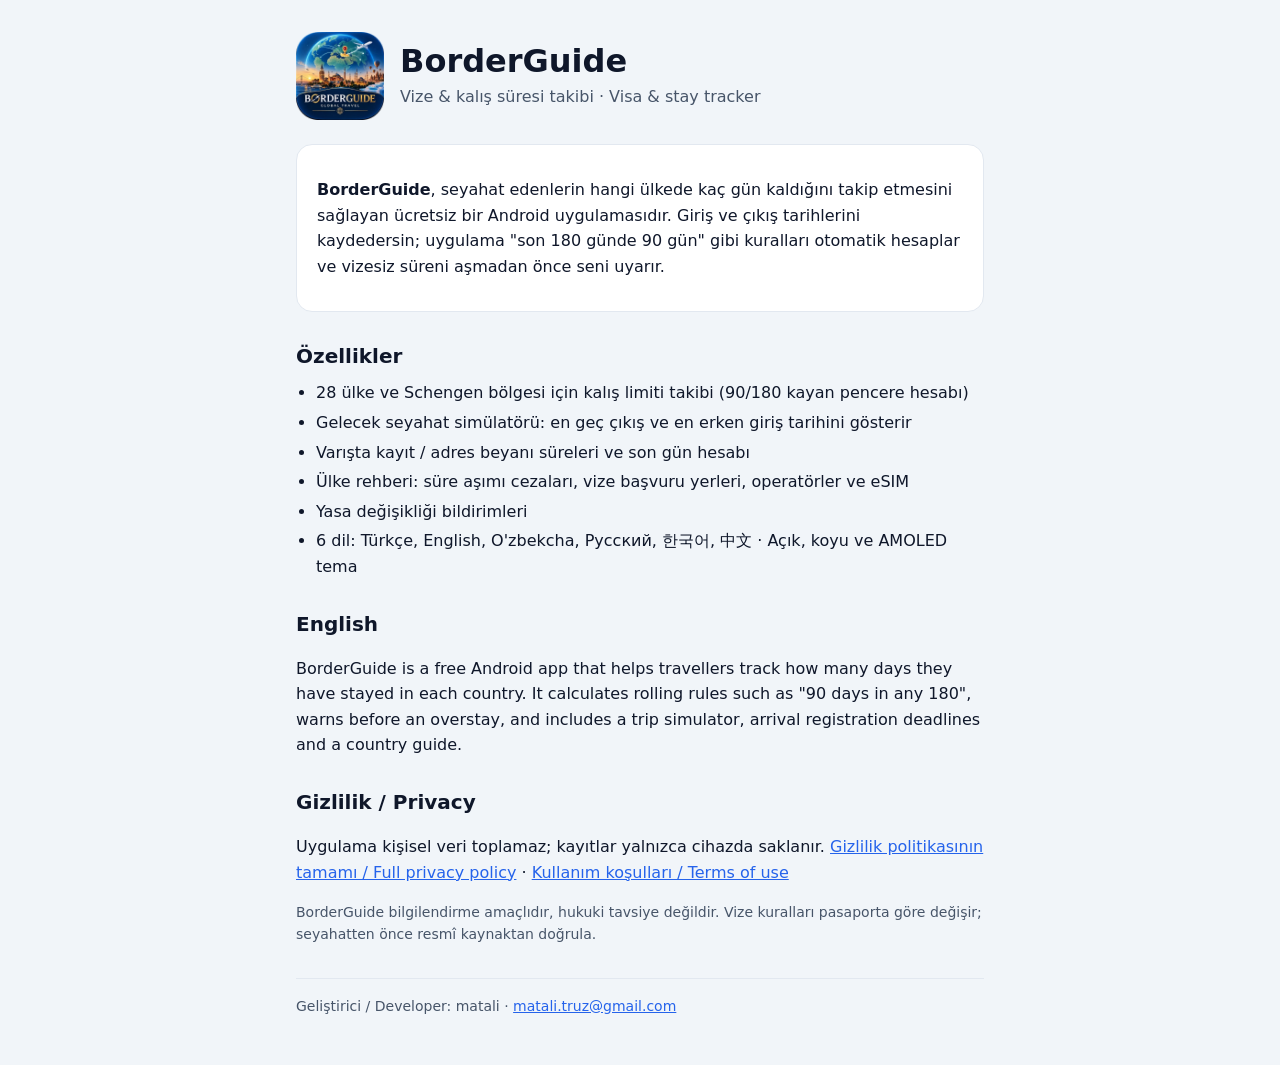
<file: docs/index.html>
<!DOCTYPE html>
<html lang="tr">
<head>
<meta charset="UTF-8">
<meta name="viewport" content="width=device-width, initial-scale=1">
<title>BorderGuide – Vize & kalış süresi takibi</title>
<meta name="description" content="BorderGuide: hangi ülkede kaç gün kaldığını takip et, 90/180 gün kuralını otomatik hesapla, vizesiz süreni aşmadan önce uyarı al.">
<link rel="icon" href="logo.webp">
<style>
:root{--bg:#f1f5f9;--card:#fff;--text:#0f172a;--muted:#475569;--line:#e2e8f0;--accent:#2563eb}
@media (prefers-color-scheme:dark){:root{--bg:#020617;--card:#0f172a;--text:#f1f5f9;--muted:#94a3b8;--line:#1e293b;--accent:#60a5fa}}
*{box-sizing:border-box}body{margin:0;background:var(--bg);color:var(--text);font:16px/1.6 system-ui,-apple-system,"Segoe UI",Roboto,sans-serif}
main{max-width:720px;margin:0 auto;padding:32px 16px 48px}
header{display:flex;align-items:center;gap:16px;margin-bottom:24px}header img{width:88px;height:88px}
h1{margin:0;font-size:32px;line-height:1.2}h2{font-size:20px;margin:28px 0 8px}.sub{color:var(--muted);margin:4px 0 0}
.card{background:var(--card);border:1px solid var(--line);border-radius:16px;padding:16px 20px;margin:12px 0}
ul{padding-left:20px;margin:8px 0}li{margin:4px 0}a{color:var(--accent)}
.note{color:var(--muted);font-size:14px}footer{margin-top:32px;color:var(--muted);font-size:14px;border-top:1px solid var(--line);padding-top:16px}
</style>
</head>
<body><main>
<header><img src="logo.webp" alt="BorderGuide"><div><h1>BorderGuide</h1><p class="sub">Vize & kalış süresi takibi · Visa & stay tracker</p></div></header>

<div class="card">
<p><b>BorderGuide</b>, seyahat edenlerin hangi ülkede kaç gün kaldığını takip etmesini sağlayan ücretsiz bir Android uygulamasıdır. Giriş ve çıkış tarihlerini kaydedersin; uygulama "son 180 günde 90 gün" gibi kuralları otomatik hesaplar ve vizesiz süreni aşmadan önce seni uyarır.</p>
</div>

<h2>Özellikler</h2>
<ul>
<li>28 ülke ve Schengen bölgesi için kalış limiti takibi (90/180 kayan pencere hesabı)</li>
<li>Gelecek seyahat simülatörü: en geç çıkış ve en erken giriş tarihini gösterir</li>
<li>Varışta kayıt / adres beyanı süreleri ve son gün hesabı</li>
<li>Ülke rehberi: süre aşımı cezaları, vize başvuru yerleri, operatörler ve eSIM</li>
<li>Yasa değişikliği bildirimleri</li>
<li>6 dil: Türkçe, English, O'zbekcha, Русский, 한국어, 中文 · Açık, koyu ve AMOLED tema</li>
</ul>

<h2>English</h2>
<p>BorderGuide is a free Android app that helps travellers track how many days they have stayed in each country. It calculates rolling rules such as "90 days in any 180", warns before an overstay, and includes a trip simulator, arrival registration deadlines and a country guide.</p>

<h2>Gizlilik / Privacy</h2>
<p>Uygulama kişisel veri toplamaz; kayıtlar yalnızca cihazda saklanır. <a href="privacy.html">Gizlilik politikasının tamamı / Full privacy policy</a> · <a href="terms.html">Kullanım koşulları / Terms of use</a></p>

<p class="note">BorderGuide bilgilendirme amaçlıdır, hukuki tavsiye değildir. Vize kuralları pasaporta göre değişir; seyahatten önce resmî kaynaktan doğrula.</p>

<footer>Geliştirici / Developer: matali · <a href="mailto:matali.truz@gmail.com">matali.truz@gmail.com</a></footer>
</main></body></html>
</file>
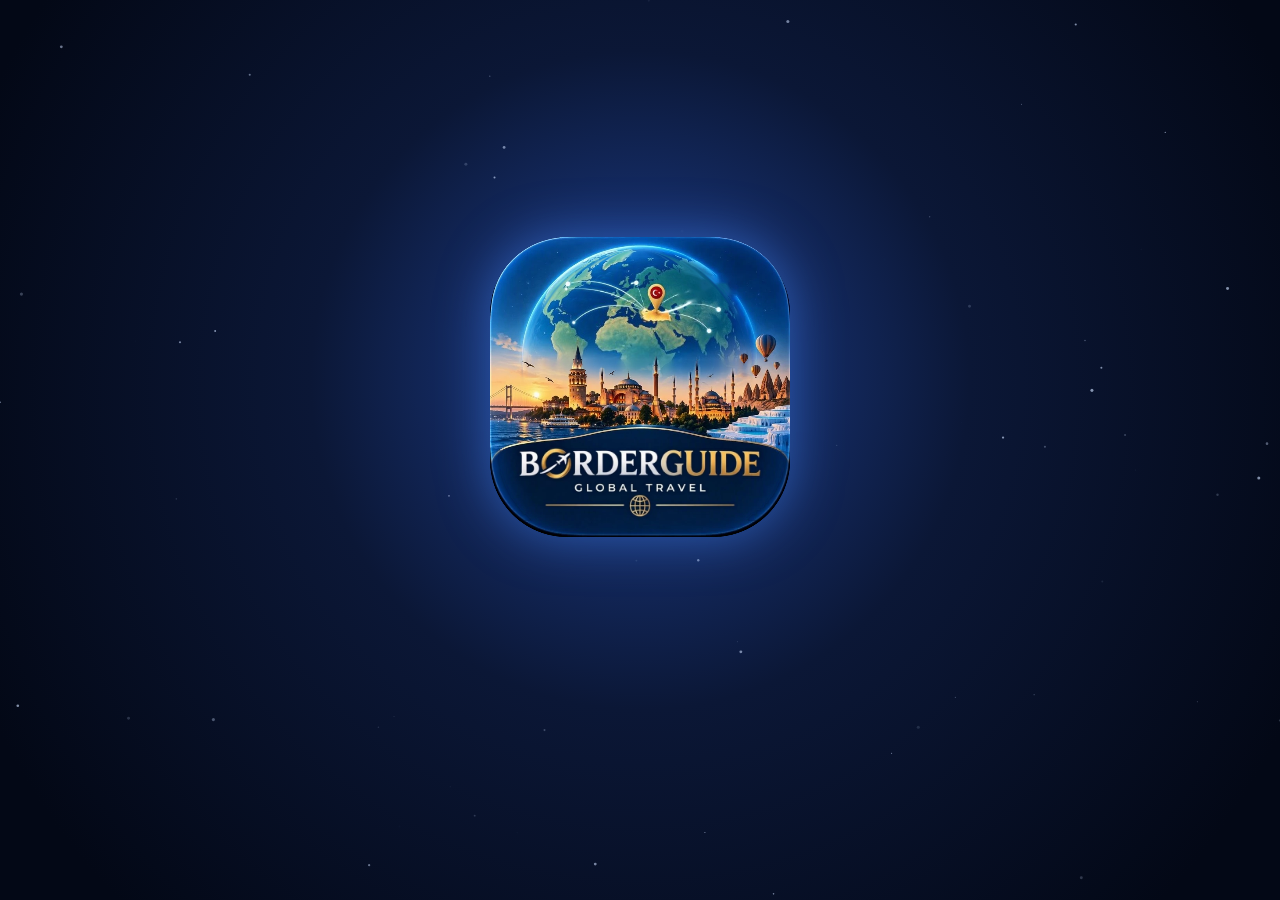
<file: web/index.html>
<!DOCTYPE html>
<html lang="tr">
<head>
<meta charset="UTF-8">
<meta name="viewport" content="width=device-width, initial-scale=1.0, viewport-fit=cover">
<meta name="color-scheme" content="dark light">
<title>BorderGuide</title>
<link rel="icon" href="logo.webp">
<link rel="stylesheet" href="fa/css/all.min.css">
<link rel="stylesheet" href="app.css">
<link rel="stylesheet" href="theme.css">
</head>
<body id="app-body" class="flex flex-col h-screen max-w-md mx-auto select-none bg-slate-950 text-slate-100">
<div id="splash" aria-hidden="true"><canvas id="splash-canvas"></canvas></div>

<header id="app-header" class="bg-slate-900 border-b border-slate-800 px-3 py-2 flex justify-between items-center gap-2 z-40 shrink-0">
  <div class="flex items-center gap-2 min-w-0">
    <img src="logo.webp" alt="BorderGuide" class="w-10 h-10 shrink-0 drop-shadow-lg" draggable="false">
    <div class="min-w-0">
      <h1 class="font-bold text-sm tracking-wide text-slate-100 flex items-center gap-1.5">BorderGuide <span id="pro-chip" class="hidden bg-amber-400 text-slate-950 text-[9px] font-extrabold px-1.5 py-0.5 rounded">PRO</span></h1>
      <p class="text-[10px] text-slate-400 truncate"><span data-i18n="dataDate"></span> <span id="hdr-data-date"></span></p>
    </div>
  </div>
  <div class="flex items-center gap-2 shrink-0">
    <button onclick="openModal('notif-modal')" aria-label="notifications" class="hdr-btn relative bg-slate-800/80 border border-slate-700 text-amber-400 w-10 h-10 rounded-xl flex items-center justify-center active:scale-95 transition-transform">
      <i class="fa-solid fa-bell"></i>
      <span id="notif-badge" class="hidden absolute -top-1.5 -right-1.5 bg-red-600 text-white text-[10px] font-bold rounded-full min-w-[18px] h-[18px] px-1 items-center justify-center">0</span>
    </button>
    <button onclick="openModal('settings-modal')" aria-label="settings" class="hdr-btn bg-slate-800/80 border border-slate-700 text-slate-300 w-10 h-10 rounded-xl flex items-center justify-center active:scale-95 transition-transform">
      <i class="fa-solid fa-gear"></i>
    </button>
  </div>
</header>
<div id="warn-bar" class="hidden bg-red-600 text-white px-3 py-2 space-y-0.5 z-30 shadow-lg shrink-0"></div>

<main id="main" class="flex-1 overflow-y-auto p-3 pb-6 space-y-3">

<!-- ===== TAKİP ===== -->
<section id="tab-dashboard" class="space-y-3">
  <div class="card-hero bg-gradient-to-br from-slate-900 to-blue-950/40 border border-blue-500/30 rounded-2xl p-4 shadow-xl">
    <div class="flex items-center justify-between gap-2 mb-3">
      <select id="trip-country" aria-label="country" class="country-select hero-select flex-1 min-w-0 bg-slate-950/60 border border-slate-700 text-slate-100 rounded-xl px-3 py-2 text-sm font-bold focus:outline-none focus:border-blue-500"></select>
      <button onclick="openLimitModal()" aria-label="limit" class="shrink-0 text-blue-400 w-9 h-9 rounded-xl border border-slate-700 bg-slate-950/60 flex items-center justify-center"><i class="fa-solid fa-sliders"></i></button>
    </div>
    <div class="flex justify-between items-end gap-3">
      <div class="min-w-0">
        <p id="rule-desc" class="text-xs text-slate-300"></p>
        <p id="rule-src" class="text-[10px] text-slate-500 mt-0.5"></p>
      </div>
      <div class="text-right shrink-0">
        <span id="days-used" class="text-3xl font-black text-blue-400 leading-none">0</span>
        <span id="days-used-label" class="text-[10px] text-slate-500 block mt-1"></span>
      </div>
    </div>
    <div id="progress-wrap" class="w-full bg-black/40 rounded-full h-2.5 mt-3 p-0.5 border border-slate-800"><div id="progress-bar" class="bg-gradient-to-r from-blue-500 to-emerald-400 h-1.5 rounded-full transition-all duration-500" style="width:0%"></div></div>
    <div class="flex justify-between items-center text-xs mt-2">
      <span class="text-slate-400" data-i18n="remaining"></span>
      <span id="days-remaining" class="font-bold text-emerald-400 text-sm"></span>
    </div>
  </div>

  <div class="bg-slate-900 border border-slate-800 rounded-2xl p-4 space-y-2.5">
    <h4 class="font-bold text-sm flex items-center"><i class="fa-solid fa-plane-departure text-blue-400 mr-2"></i><span data-i18n="logTitle"></span></h4>
    <div class="grid grid-cols-2 gap-2">
      <div><label class="block text-[10px] text-slate-400 mb-1" data-i18n="entryLabel"></label><input type="date" id="trip-entry" class="w-full bg-slate-950 border border-slate-700 text-slate-100 rounded-xl px-2.5 py-2 text-sm focus:outline-none focus:border-blue-500"></div>
      <div><label class="block text-[10px] text-slate-400 mb-1" data-i18n="exitLabel"></label><input type="date" id="trip-exit" class="w-full bg-slate-950 border border-slate-700 text-slate-100 rounded-xl px-2.5 py-2 text-sm focus:outline-none focus:border-blue-500"></div>
    </div>
    <div>
      <label class="block text-[10px] text-slate-400 mb-1" data-i18n="stayType"></label>
      <select id="stay-type" class="w-full bg-slate-950 border border-slate-700 text-slate-100 rounded-xl px-2.5 py-2 text-sm focus:outline-none focus:border-blue-500">
        <option value="hotel" data-i18n="hotel"></option>
        <option value="home" data-i18n="home"></option>
      </select>
    </div>
    <details id="reg-box" class="bg-amber-500/5 border border-amber-500/30 rounded-xl text-[11px] text-slate-300 leading-relaxed">
      <summary class="px-3 py-2 flex items-center justify-between gap-2 cursor-pointer">
        <span class="font-bold text-amber-400"><i class="fa-solid fa-file-signature mr-1"></i><span data-i18n="regTitle"></span></span>
        <span id="reg-summary" class="text-amber-300 font-semibold text-right"></span>
      </summary>
      <div id="reg-info" class="px-3 pb-3 space-y-1.5"></div>
    </details>
    <p id="add-error" class="hidden text-xs text-red-400"></p>
    <button onclick="addTrip()" class="w-full bg-blue-600 hover:bg-blue-500 text-white font-bold py-2.5 rounded-xl text-sm shadow-lg shadow-blue-600/20 active:scale-95 transition-transform" data-i18n="btnAdd"></button>
  </div>

  <div class="card-sim bg-gradient-to-br from-indigo-950/60 to-slate-900 border border-indigo-500/40 rounded-2xl p-4 space-y-2.5">
    <h4 class="font-bold text-sm text-indigo-300 flex items-center"><i class="fa-solid fa-wand-magic-sparkles mr-2 text-indigo-400"></i><span data-i18n="simTitle"></span></h4>
    <p class="text-[11px] text-slate-400" data-i18n="simDesc"></p>
    <div class="grid grid-cols-2 gap-2">
      <div><label class="block text-[10px] text-slate-400 mb-1" data-i18n="simEntryLbl"></label><input type="date" id="sim-entry" class="w-full bg-slate-950 border border-indigo-500/50 text-slate-100 rounded-xl px-2.5 py-2 text-sm focus:outline-none"></div>
      <div><label class="block text-[10px] text-slate-400 mb-1" data-i18n="simExitLbl"></label><input type="date" id="sim-exit" class="w-full bg-slate-950 border border-indigo-500/50 text-slate-100 rounded-xl px-2.5 py-2 text-sm focus:outline-none"></div>
    </div>
    <button onclick="simulateTrip()" class="w-full bg-indigo-600 hover:bg-indigo-500 text-white font-bold py-2.5 rounded-xl text-sm shadow-md shadow-indigo-600/20 active:scale-95 transition-transform" data-i18n="btnSim"></button>
    <div id="sim-result" class="hidden text-xs p-3 rounded-xl border"></div>
    <button id="sim-flights" onclick="flightsFromSim()" class="hidden w-full border border-sky-500/50 text-sky-400 font-bold py-2 rounded-xl text-sm"><i class="fa-solid fa-plane mr-1.5"></i><span data-i18n="flFromSim"></span></button>
  </div>

  <div class="space-y-2">
    <div class="flex items-center justify-between">
      <h4 class="font-bold text-xs text-slate-400 uppercase tracking-wider" data-i18n="recentLogs"></h4>
      <button onclick="openReport()" class="text-[11px] font-bold text-amber-400 flex items-center gap-1"><i class="fa-solid fa-file-pdf"></i><span data-i18n="repShort"></span><span class="pro-tag bg-amber-400 text-slate-950 text-[9px] font-extrabold px-1 rounded">PRO</span></button>
    </div>
    <div id="trip-list" class="space-y-2"></div>
  </div>
</section>

<!-- ===== REHBER ===== -->
<section id="tab-wiki" class="hidden space-y-3">
  <div>
    <h2 class="font-bold text-lg" data-i18n="wikiTitle"></h2>
    <p class="text-xs text-slate-400" data-i18n="wikiDesc"></p>
  </div>
  <select id="wiki-country" aria-label="country" class="country-select w-full bg-slate-900 border border-slate-700 text-slate-100 rounded-xl p-3 text-sm focus:outline-none focus:border-blue-500"></select>
  <div id="wiki-card"></div>
</section>

<!-- ===== UÇUŞLAR ===== -->
<section id="tab-flights" class="hidden space-y-3">
  <div>
    <h2 class="font-bold text-lg" data-i18n="flTitle"></h2>
    <p class="text-xs text-slate-400" data-i18n="flDesc"></p>
  </div>
  <div class="bg-slate-900 border border-slate-800 rounded-2xl p-4 space-y-2.5">
    <div><label class="block text-[10px] text-slate-400 mb-1" data-i18n="flFrom"></label><select id="fl-from" class="w-full bg-slate-950 border border-slate-700 text-slate-100 rounded-xl px-2.5 py-2 text-sm focus:outline-none focus:border-blue-500"></select></div>
    <div class="grid grid-cols-2 gap-2">
      <div><label class="block text-[10px] text-slate-400 mb-1" data-i18n="flCountry"></label><select id="fl-country" class="country-select w-full bg-slate-950 border border-slate-700 text-slate-100 rounded-xl px-2.5 py-2 text-sm focus:outline-none focus:border-blue-500"></select></div>
      <div><label class="block text-[10px] text-slate-400 mb-1" data-i18n="flTo"></label><select id="fl-to" class="w-full bg-slate-950 border border-slate-700 text-slate-100 rounded-xl px-2.5 py-2 text-sm focus:outline-none focus:border-blue-500"></select></div>
    </div>
    <div class="grid grid-cols-2 gap-2">
      <div><label class="block text-[10px] text-slate-400 mb-1" data-i18n="flDepart"></label><input type="date" id="fl-depart" class="w-full bg-slate-950 border border-slate-700 text-slate-100 rounded-xl px-2.5 py-2 text-sm focus:outline-none focus:border-blue-500"></div>
      <div><label class="block text-[10px] text-slate-400 mb-1" data-i18n="flReturn"></label><input type="date" id="fl-return" class="w-full bg-slate-950 border border-slate-700 text-slate-100 rounded-xl px-2.5 py-2 text-sm focus:outline-none focus:border-blue-500"></div>
    </div>
    <button id="fl-btn" onclick="searchFlights()" class="w-full bg-sky-600 hover:bg-sky-500 text-white font-bold py-2.5 rounded-xl text-sm active:scale-95 transition-transform"><i class="fa-solid fa-magnifying-glass mr-1.5"></i><span data-i18n="flBtn"></span></button>
  </div>
  <div id="fl-result" class="space-y-2"></div>
  <p class="text-[10px] text-slate-500 leading-relaxed" data-i18n="flNote"></p>
</section>

</main>

<nav id="app-nav" class="bg-slate-900 border-t border-slate-800 py-1.5 flex justify-evenly items-center z-40 shrink-0">
  <button onclick="switchTab('dashboard')" id="nav-dashboard" class="flex flex-col items-center text-blue-400 gap-0.5 px-4 py-1"><i class="fa-solid fa-chart-pie text-lg"></i><span class="text-[10px] font-semibold" data-i18n="navTracker"></span></button>
  <button onclick="switchTab('wiki')" id="nav-wiki" class="flex flex-col items-center text-slate-400 gap-0.5 px-4 py-1"><i class="fa-solid fa-book-atlas text-lg"></i><span class="text-[10px] font-semibold" data-i18n="navWiki"></span></button>
  <button onclick="switchTab('flights')" id="nav-flights" class="flex flex-col items-center text-slate-400 gap-0.5 px-4 py-1"><i class="fa-solid fa-ticket text-lg"></i><span class="text-[10px] font-semibold whitespace-nowrap" data-i18n="navFlights"></span></button>
</nav>

<!-- ===== AYARLAR ===== -->
<div id="settings-modal" class="modal fixed inset-0 bg-black/80 z-50 hidden items-center justify-center p-4">
  <div class="bg-slate-900 border border-slate-800 w-full max-w-sm rounded-3xl p-5 space-y-4 shadow-2xl max-h-[90vh] overflow-y-auto">
    <div class="flex justify-between items-center border-b border-slate-800 pb-3">
      <h3 class="font-bold text-base flex items-center"><i class="fa-solid fa-gear mr-2 text-blue-400"></i><span data-i18n="settingsTitle"></span></h3>
      <button onclick="closeModal('settings-modal')" class="text-slate-400 p-1" aria-label="close"><i class="fa-solid fa-xmark text-lg"></i></button>
    </div>

    <div id="set-pro" class="bg-gradient-to-br from-amber-500/15 to-transparent border border-amber-500/40 rounded-2xl p-3 space-y-2"></div>

    <div class="space-y-2">
      <h4 class="text-xs font-semibold text-slate-400 uppercase tracking-wider flex items-center gap-1.5"><i class="fa-solid fa-bell"></i><span data-i18n="remTitle"></span><span class="pro-tag bg-amber-400 text-slate-950 text-[9px] font-extrabold px-1 rounded">PRO</span></h4>
      <p class="text-xs text-slate-300" data-i18n="remDesc"></p>
      <button id="rem-btn" onclick="toggleReminders()" class="w-full bg-slate-950 border border-slate-700 text-slate-200 font-bold py-2.5 rounded-xl text-sm"></button>
      <p id="rem-status" class="text-[11px] text-slate-400"></p>
    </div>

    <div class="space-y-2 border-t border-slate-800 pt-4">
      <label class="text-xs font-semibold text-slate-400 uppercase tracking-wider" data-i18n="setLang"></label>
      <select id="lang-selector" class="lang-select w-full bg-slate-950 border border-slate-700 text-slate-100 rounded-xl p-3 text-sm focus:outline-none focus:border-blue-500"></select>
    </div>
    <div class="space-y-2">
      <label class="text-xs font-semibold text-slate-400 uppercase tracking-wider" data-i18n="setTheme"></label>
      <div class="grid grid-cols-2 gap-2">
        <button onclick="setTheme('light')" id="theme-btn-light" class="theme-btn" data-i18n="themeLight"></button>
        <button onclick="setTheme('dark')" id="theme-btn-dark" class="theme-btn" data-i18n="themeDark"></button>
        <button onclick="setTheme('amoled')" id="theme-btn-amoled" class="theme-btn" data-i18n="themeAmoled"></button>
        <button onclick="setTheme('auto')" id="theme-btn-auto" class="theme-btn" data-i18n="themeAuto"></button>
      </div>
    </div>
    <div class="space-y-2 border-t border-slate-800 pt-4">
      <h4 class="text-xs font-semibold text-slate-400 uppercase tracking-wider"><i class="fa-solid fa-rotate mr-1"></i><span data-i18n="lawTitle"></span></h4>
      <p class="text-xs text-slate-300" data-i18n="lawDesc"></p>
      <p class="text-[11px] text-slate-400"><span data-i18n="lastCheck"></span>: <span id="last-check"></span></p>
      <button id="btn-check" onclick="checkLawUpdates(true)" class="w-full bg-slate-950 border border-slate-700 text-slate-200 font-bold py-2.5 rounded-xl text-sm" data-i18n="btnCheck"></button>
      <p id="check-result" class="text-xs text-slate-300 hidden"></p>
    </div>
    <div class="border-t border-slate-800 pt-4 space-y-1">
      <h4 class="text-xs font-semibold text-slate-400 uppercase tracking-wider pb-1" data-i18n="legalHead"></h4>
      <button onclick="openModal('help-modal')" class="legal-row w-full text-left text-sm text-slate-200 font-semibold flex items-center gap-3 py-2"><i class="fa-solid fa-circle-question w-5 text-center text-blue-400"></i><span data-i18n="helpBtn"></span></button>
      <button onclick="openLegal('privacy')" class="legal-row w-full text-left text-sm text-slate-200 font-semibold flex items-center gap-3 py-2"><i class="fa-solid fa-shield-halved w-5 text-center text-blue-400"></i><span data-i18n="lgPrivacy"></span></button>
      <button onclick="openLegal('terms')" class="legal-row w-full text-left text-sm text-slate-200 font-semibold flex items-center gap-3 py-2"><i class="fa-solid fa-file-contract w-5 text-center text-blue-400"></i><span data-i18n="lgTerms"></span></button>
      <button onclick="openLegal('disclaimer')" class="legal-row w-full text-left text-sm text-slate-200 font-semibold flex items-center gap-3 py-2"><i class="fa-solid fa-scale-balanced w-5 text-center text-blue-400"></i><span data-i18n="lgDisclaimer"></span></button>
      <button onclick="openLegal('third')" class="legal-row w-full text-left text-sm text-slate-200 font-semibold flex items-center gap-3 py-2"><i class="fa-solid fa-handshake w-5 text-center text-blue-400"></i><span data-i18n="lgThird"></span></button>
      <button onclick="openLegal('licenses')" class="legal-row w-full text-left text-sm text-slate-200 font-semibold flex items-center gap-3 py-2"><i class="fa-solid fa-code w-5 text-center text-blue-400"></i><span data-i18n="lgLicenses"></span></button>
      <a href="mailto:matali.truz@gmail.com?subject=BorderGuide" class="legal-row w-full text-left text-sm text-slate-200 font-semibold flex items-center gap-3 py-2"><i class="fa-solid fa-envelope w-5 text-center text-blue-400"></i><span data-i18n="lgFeedback"></span></a>
      <button onclick="rateApp()" class="legal-row w-full text-left text-sm text-slate-200 font-semibold flex items-center gap-3 py-2"><i class="fa-solid fa-star w-5 text-center text-amber-400"></i><span data-i18n="lgRate"></span></button>
      <button id="wipe-btn" onclick="wipeAll()" class="w-full text-left text-sm text-red-400 font-semibold flex items-center gap-3 py-2"><i class="fa-solid fa-trash w-5 text-center"></i><span id="wipe-label" data-i18n="lgDelete"></span></button>
      <p class="text-[11px] text-slate-500 pt-1"><span data-i18n="version"></span> <span id="app-version">1.0</span> · matali · matali.truz@gmail.com</p>
    </div>
    <button onclick="closeModal('settings-modal')" class="w-full bg-blue-600 text-white font-bold py-3 rounded-xl text-sm" data-i18n="done"></button>
  </div>
</div>

<!-- ===== PRO SATIN ALMA ===== -->
<div id="pro-modal" class="modal fixed inset-0 bg-black/80 z-50 hidden items-center justify-center p-4">
  <div class="bg-slate-900 border border-amber-500/50 w-full max-w-sm rounded-3xl p-5 space-y-4 shadow-2xl max-h-[90vh] overflow-y-auto">
    <div class="flex justify-between items-start">
      <div class="flex items-center gap-3">
        <img src="logo.webp" alt="" class="w-12 h-12">
        <div><h3 class="font-extrabold text-lg">BorderGuide <span class="text-amber-400">PRO</span></h3><p class="text-xs text-slate-400" data-i18n="proOnce"></p></div>
      </div>
      <button onclick="closeModal('pro-modal')" class="text-slate-400 p-1" aria-label="close"><i class="fa-solid fa-xmark text-lg"></i></button>
    </div>
    <ul class="space-y-3 text-sm text-slate-200">
      <li class="flex gap-3"><i class="fa-solid fa-bell text-amber-400 mt-1"></i><span data-i18n="proF1"></span></li>
      <li class="flex gap-3"><i class="fa-solid fa-file-pdf text-amber-400 mt-1"></i><span data-i18n="proF2"></span></li>
    </ul>
    <p class="text-[11px] text-slate-400 bg-black/30 border border-slate-800 rounded-xl p-3"><i class="fa-solid fa-circle-check text-emerald-400 mr-1"></i><span data-i18n="proFree"></span></p>
    <button id="pro-buy" onclick="buyPro()" class="w-full bg-gradient-to-r from-amber-400 to-amber-500 text-slate-950 font-extrabold py-3.5 rounded-xl text-sm active:scale-95 transition-transform"></button>
    <button onclick="restorePro()" class="w-full text-xs text-slate-400 underline" data-i18n="proRestore"></button>
  </div>
</div>

<!-- ===== RAPOR ===== -->
<div id="report-modal" class="modal fixed inset-0 bg-black/80 z-50 hidden items-center justify-center p-4">
  <div class="bg-slate-900 border border-slate-800 w-full max-w-sm rounded-3xl p-5 space-y-3 shadow-2xl">
    <div class="flex justify-between items-center border-b border-slate-800 pb-3">
      <h3 class="font-bold text-base flex items-center"><i class="fa-solid fa-file-pdf mr-2 text-amber-400"></i><span data-i18n="repTitle"></span></h3>
      <button onclick="closeModal('report-modal')" class="text-slate-400 p-1" aria-label="close"><i class="fa-solid fa-xmark text-lg"></i></button>
    </div>
    <p class="text-xs text-slate-300" data-i18n="repDesc"></p>
    <div><label class="block text-[11px] text-slate-400 mb-1" data-i18n="repName"></label><input id="rep-name" maxlength="80" class="w-full bg-slate-950 border border-slate-700 text-slate-100 rounded-xl p-2.5 text-sm focus:outline-none"></div>
    <div><label class="block text-[11px] text-slate-400 mb-1" data-i18n="repPeriod"></label>
      <select id="rep-period" class="w-full bg-slate-950 border border-slate-700 text-slate-100 rounded-xl p-2.5 text-sm focus:outline-none">
        <option value="0" data-i18n="repAll"></option><option value="5" data-i18n="repY5"></option><option value="10" data-i18n="repY10"></option>
      </select></div>
    <p id="rep-error" class="hidden text-xs text-red-400"></p>
    <button onclick="makeReport()" class="w-full bg-amber-500 text-slate-950 font-extrabold py-3 rounded-xl text-sm" data-i18n="repBtn"></button>
  </div>
</div>

<!-- ===== YASAL BELGE (gizlilik, koşullar, sorumluluk reddi...) ===== -->
<div id="legal-modal" class="modal fixed inset-0 bg-black/80 z-[65] hidden items-center justify-center p-4">
  <div class="bg-slate-900 border border-slate-800 w-full max-w-sm rounded-3xl p-5 space-y-3 shadow-2xl max-h-[85vh] overflow-y-auto">
    <div class="flex justify-between items-center border-b border-slate-800 pb-3 gap-2">
      <h3 id="legal-title" class="font-bold text-base"></h3>
      <button onclick="closeModal('legal-modal')" class="text-slate-400 p-1" aria-label="close"><i class="fa-solid fa-xmark text-lg"></i></button>
    </div>
    <div id="legal-body" class="space-y-2"></div>
    <p class="text-[11px] text-slate-500 border-t border-slate-800 pt-3"><span data-i18n="lgUpdated"></span> · matali · matali.truz@gmail.com</p>
  </div>
</div>

<!-- ===== KULLANIM REHBERİ ===== -->
<div id="help-modal" class="modal fixed inset-0 bg-black/80 z-50 hidden items-center justify-center p-4">
  <div class="bg-slate-900 border border-slate-800 w-full max-w-sm rounded-3xl p-5 space-y-4 shadow-2xl max-h-[85vh] overflow-y-auto">
    <div class="flex justify-between items-center border-b border-slate-800 pb-3">
      <h3 class="font-bold text-base flex items-center"><i class="fa-solid fa-circle-question mr-2 text-blue-400"></i><span data-i18n="howTitle"></span></h3>
      <button onclick="closeModal('help-modal')" class="text-slate-400 p-1" aria-label="close"><i class="fa-solid fa-xmark text-lg"></i></button>
    </div>
    <div id="help-list" class="space-y-4"></div>
    <button onclick="closeModal('help-modal')" class="w-full bg-blue-600 text-white font-bold py-3 rounded-xl text-sm" data-i18n="done"></button>
  </div>
</div>

<!-- ===== KAYIT DÜZENLE ===== -->
<div id="edit-modal" class="modal fixed inset-0 bg-black/80 z-50 hidden items-center justify-center p-4">
  <div class="bg-slate-900 border border-slate-800 w-full max-w-sm rounded-3xl p-5 space-y-3 shadow-2xl">
    <div class="flex justify-between items-center border-b border-slate-800 pb-3">
      <h3 class="font-bold text-base flex items-center"><i class="fa-solid fa-pen mr-2 text-blue-400"></i><span data-i18n="editTitle"></span></h3>
      <button onclick="closeModal('edit-modal')" class="text-slate-400 p-1" aria-label="close"><i class="fa-solid fa-xmark text-lg"></i></button>
    </div>
    <select id="edit-country" class="country-select w-full bg-slate-950 border border-slate-700 text-slate-100 rounded-xl p-2.5 text-sm focus:outline-none focus:border-blue-500"></select>
    <div class="grid grid-cols-2 gap-2">
      <div><label class="block text-[10px] text-slate-400 mb-1" data-i18n="entryLabel"></label><input type="date" id="edit-entry" class="w-full bg-slate-950 border border-slate-700 text-slate-100 rounded-xl px-2.5 py-2 text-sm focus:outline-none"></div>
      <div><label class="block text-[10px] text-slate-400 mb-1" data-i18n="exitLabel"></label><input type="date" id="edit-exit" class="w-full bg-slate-950 border border-slate-700 text-slate-100 rounded-xl px-2.5 py-2 text-sm focus:outline-none"></div>
    </div>
    <select id="edit-stay" class="w-full bg-slate-950 border border-slate-700 text-slate-100 rounded-xl p-2.5 text-sm focus:outline-none">
      <option value="hotel" data-i18n="hotel"></option><option value="home" data-i18n="home"></option>
    </select>
    <p id="edit-error" class="hidden text-xs text-red-400"></p>
    <button onclick="saveEditTrip()" class="w-full bg-blue-600 text-white font-bold py-3 rounded-xl text-sm active:scale-95 transition-transform" data-i18n="save"></button>
    <button id="edit-delete" onclick="deleteEditTrip()" class="w-full bg-transparent border border-red-500/60 text-red-400 font-bold py-2.5 rounded-xl text-sm active:scale-95 transition-transform"></button>
  </div>
</div>

<!-- ===== LİMİT ===== -->
<div id="limit-modal" class="modal fixed inset-0 bg-black/80 z-50 hidden items-center justify-center p-4">
  <div class="bg-slate-900 border border-slate-800 w-full max-w-sm rounded-3xl p-5 space-y-3 shadow-2xl">
    <div class="flex justify-between items-center border-b border-slate-800 pb-3">
      <h3 class="font-bold text-base"><span data-i18n="limitTitle"></span> · <span id="limit-country"></span></h3>
      <button onclick="closeModal('limit-modal')" class="text-slate-400 p-1" aria-label="close"><i class="fa-solid fa-xmark text-lg"></i></button>
    </div>
    <p class="text-xs text-slate-300" data-i18n="limitDesc"></p>
    <div><label id="limit-win-lbl" class="block text-[11px] text-slate-400 mb-1"></label><input type="number" inputmode="numeric" min="0" max="3650" id="limit-win" class="w-full bg-slate-950 border border-slate-700 text-slate-100 rounded-xl p-2.5 text-sm focus:outline-none"></div>
    <div><label class="block text-[11px] text-slate-400 mb-1" data-i18n="limitStay"></label><input type="number" inputmode="numeric" min="0" max="3650" id="limit-stay" class="w-full bg-slate-950 border border-slate-700 text-slate-100 rounded-xl p-2.5 text-sm focus:outline-none"></div>
    <button onclick="saveLimit()" class="w-full bg-blue-600 text-white font-bold py-3 rounded-xl text-sm" data-i18n="save"></button>
    <button onclick="resetLimit()" class="w-full border border-slate-700 text-slate-300 font-bold py-2.5 rounded-xl text-sm" data-i18n="limitReset"></button>
  </div>
</div>

<!-- ===== BİLDİRİMLER ===== -->
<div id="notif-modal" class="modal fixed inset-0 bg-black/80 z-50 hidden items-center justify-center p-4">
  <div class="bg-slate-900 border border-slate-800 w-full max-w-sm rounded-3xl p-5 space-y-3 shadow-2xl max-h-[85vh] overflow-y-auto">
    <div class="flex justify-between items-center border-b border-slate-800 pb-3">
      <h3 class="font-bold text-base flex items-center"><i class="fa-solid fa-bell mr-2 text-amber-400"></i><span data-i18n="notifTitle"></span></h3>
      <button onclick="closeModal('notif-modal')" class="text-slate-400 p-1" aria-label="close"><i class="fa-solid fa-xmark text-lg"></i></button>
    </div>
    <div id="notif-list" class="space-y-2"></div>
    <div id="notif-detail" class="hidden space-y-3"></div>
  </div>
</div>

<!-- ===== TANITIM ===== -->
<div id="intro" class="hidden fixed inset-0 z-[60] bg-slate-950 flex-col max-w-md mx-auto">
  <div class="flex-1 overflow-y-auto p-6 flex flex-col justify-center">
    <div class="intro-slide space-y-5 text-center" data-slide="0">
      <img src="logo.webp" alt="BorderGuide" class="mx-auto w-40 h-40 drop-shadow-2xl" draggable="false">
      <h2 class="text-2xl font-extrabold" data-i18n="intro1Title"></h2>
      <p class="text-sm text-slate-300" data-i18n="intro1Text"></p>
      <div class="text-left space-y-2 pt-2">
        <label class="text-xs font-semibold text-slate-400 uppercase tracking-wider" data-i18n="introLang"></label>
        <select id="intro-lang" class="lang-select w-full bg-slate-900 border border-slate-700 text-slate-100 rounded-xl p-3 text-sm"></select>
      </div>
    </div>
    <div class="intro-slide hidden space-y-5" data-slide="1">
      <h2 class="text-2xl font-extrabold text-center" data-i18n="howTitle"></h2>
      <div id="intro-how-a" class="space-y-4 text-left"></div>
    </div>
    <div class="intro-slide hidden space-y-5" data-slide="2">
      <h2 class="text-2xl font-extrabold text-center" data-i18n="howTitle"></h2>
      <div id="intro-how-b" class="space-y-4 text-left"></div>
      <p class="text-xs text-slate-400 text-center" data-i18n="howAgain"></p>
    </div>
    <div class="intro-slide hidden space-y-4 text-center" data-slide="3">
      <div class="mx-auto bg-amber-500 text-white w-20 h-20 rounded-3xl flex items-center justify-center text-4xl"><i class="fa-solid fa-scale-balanced"></i></div>
      <h2 class="text-2xl font-extrabold" data-i18n="intro3Title"></h2>
      <p class="text-sm text-slate-300" data-i18n="legalText"></p>
      <p class="text-sm text-slate-300" data-i18n="privacyText"></p>
      <div class="flex flex-wrap justify-center gap-x-4 gap-y-1 text-sm">
        <button onclick="openLegal('terms')" class="text-blue-400 font-semibold underline" data-i18n="lgTerms"></button>
        <button onclick="openLegal('privacy')" class="text-blue-400 font-semibold underline" data-i18n="lgPrivacy"></button>
        <button onclick="openLegal('disclaimer')" class="text-blue-400 font-semibold underline" data-i18n="lgDisclaimer"></button>
      </div>
      <label class="flex gap-3 items-start text-left bg-slate-900 border border-slate-700 rounded-xl p-3 cursor-pointer">
        <input type="checkbox" id="intro-accept" class="mt-0.5 w-5 h-5 shrink-0 accent-blue-600">
        <span class="text-sm text-slate-200" data-i18n="introAccept"></span>
      </label>
    </div>
  </div>
  <div class="p-6 space-y-4">
    <div class="flex justify-center gap-2"><span class="intro-dot w-2 h-2 rounded-full bg-blue-500"></span><span class="intro-dot w-2 h-2 rounded-full bg-slate-700"></span><span class="intro-dot w-2 h-2 rounded-full bg-slate-700"></span><span class="intro-dot w-2 h-2 rounded-full bg-slate-700"></span></div>
    <button id="intro-next" onclick="introNext()" class="w-full bg-blue-600 text-white font-bold py-3.5 rounded-xl text-sm active:scale-95 transition-transform"></button>
  </div>
</div>

<div id="toast" class="hidden fixed left-1/2 -translate-x-1/2 bottom-24 z-[70] bg-slate-800 text-white text-sm font-semibold px-4 py-2.5 rounded-xl shadow-2xl border border-slate-700 max-w-[90%] text-center"></div>

<script src="i18n.js"></script>
<script src="data.js"></script>
<script src="app.js"></script>
<script src="splash.js"></script>
</body>
</html>
</file>
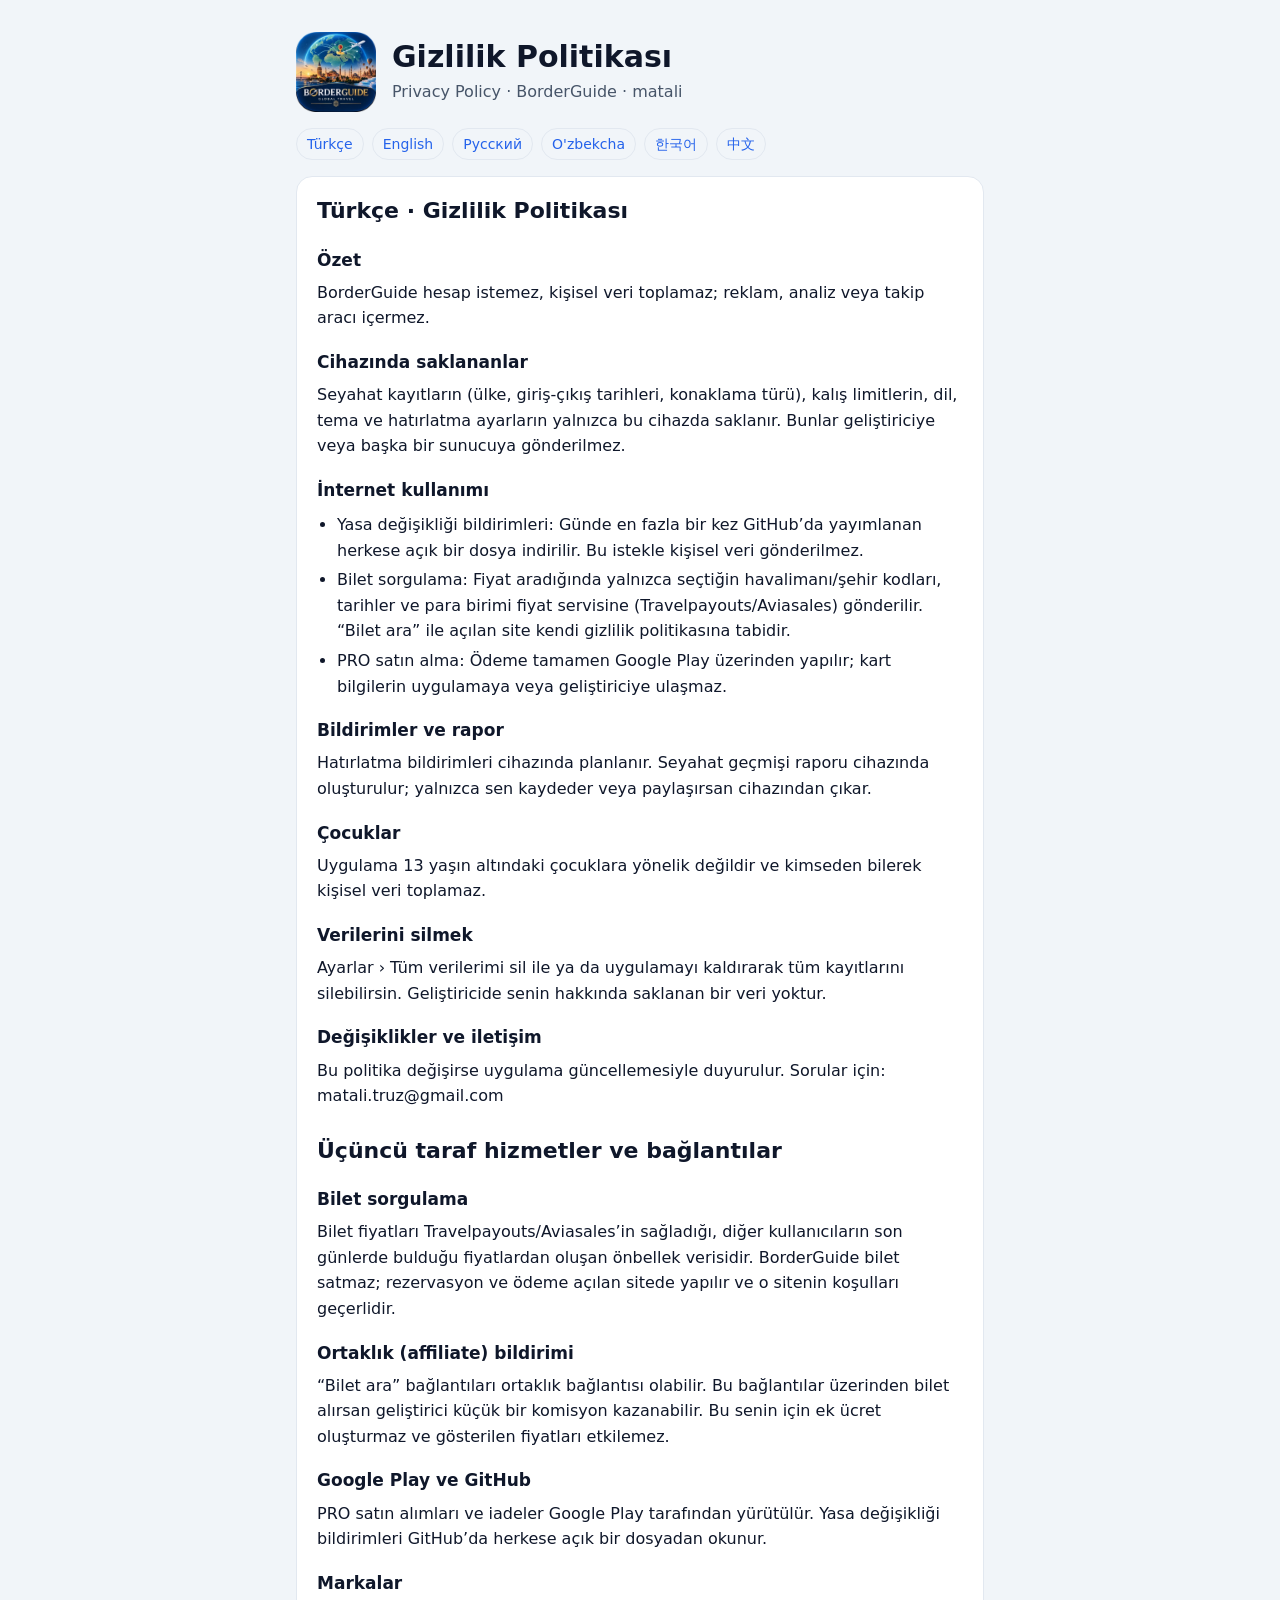
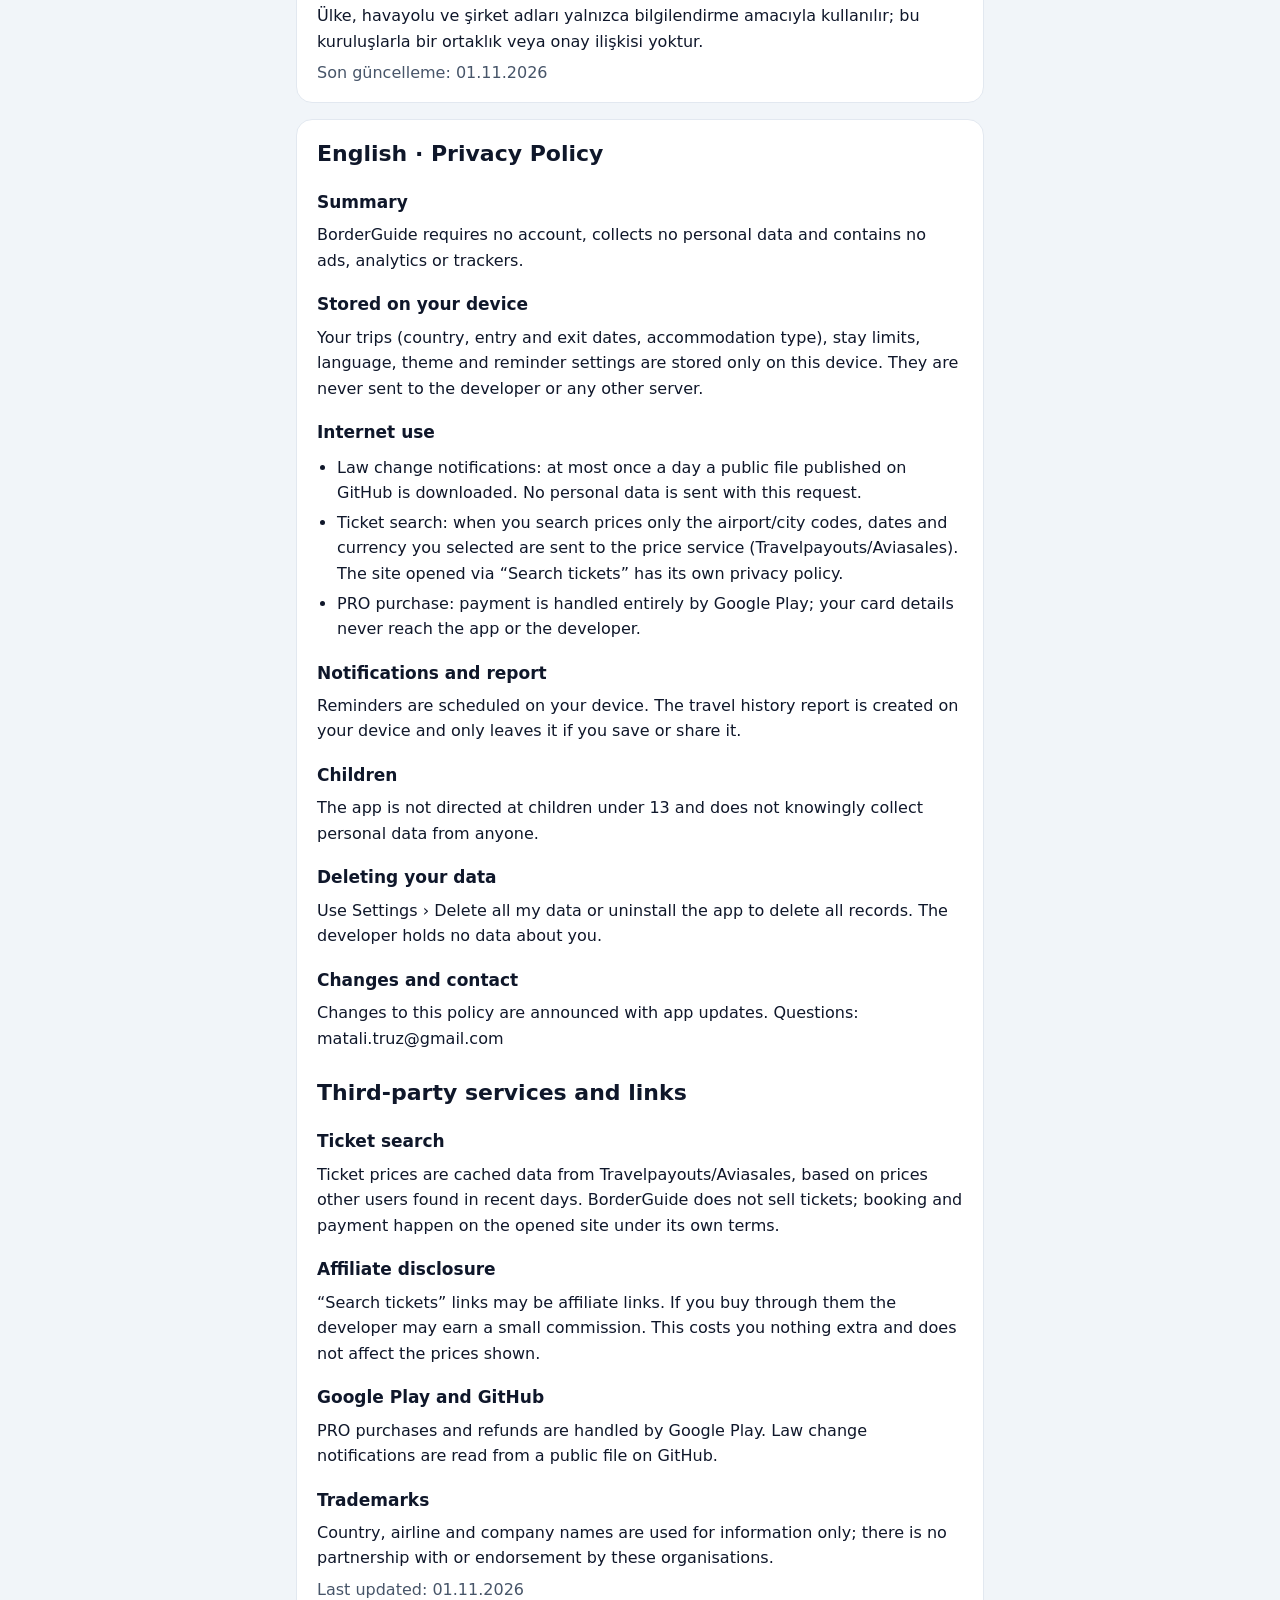
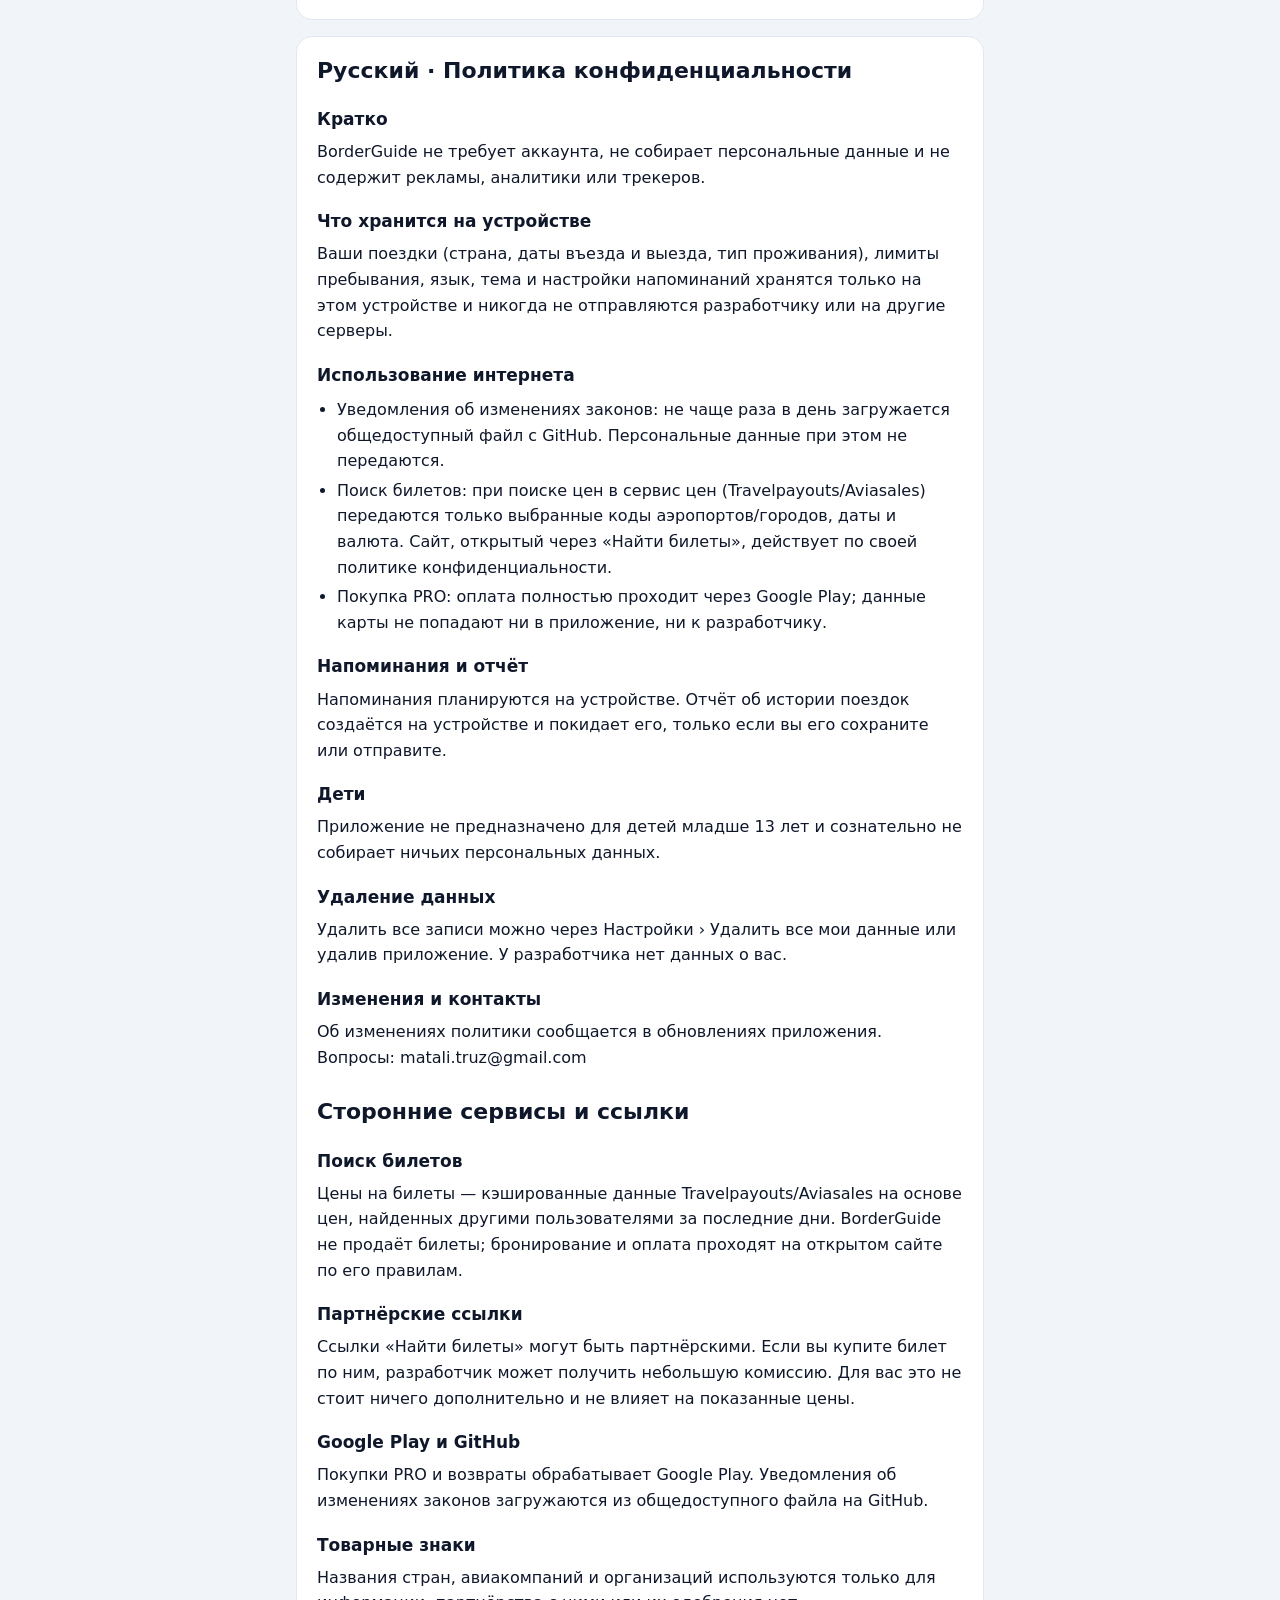
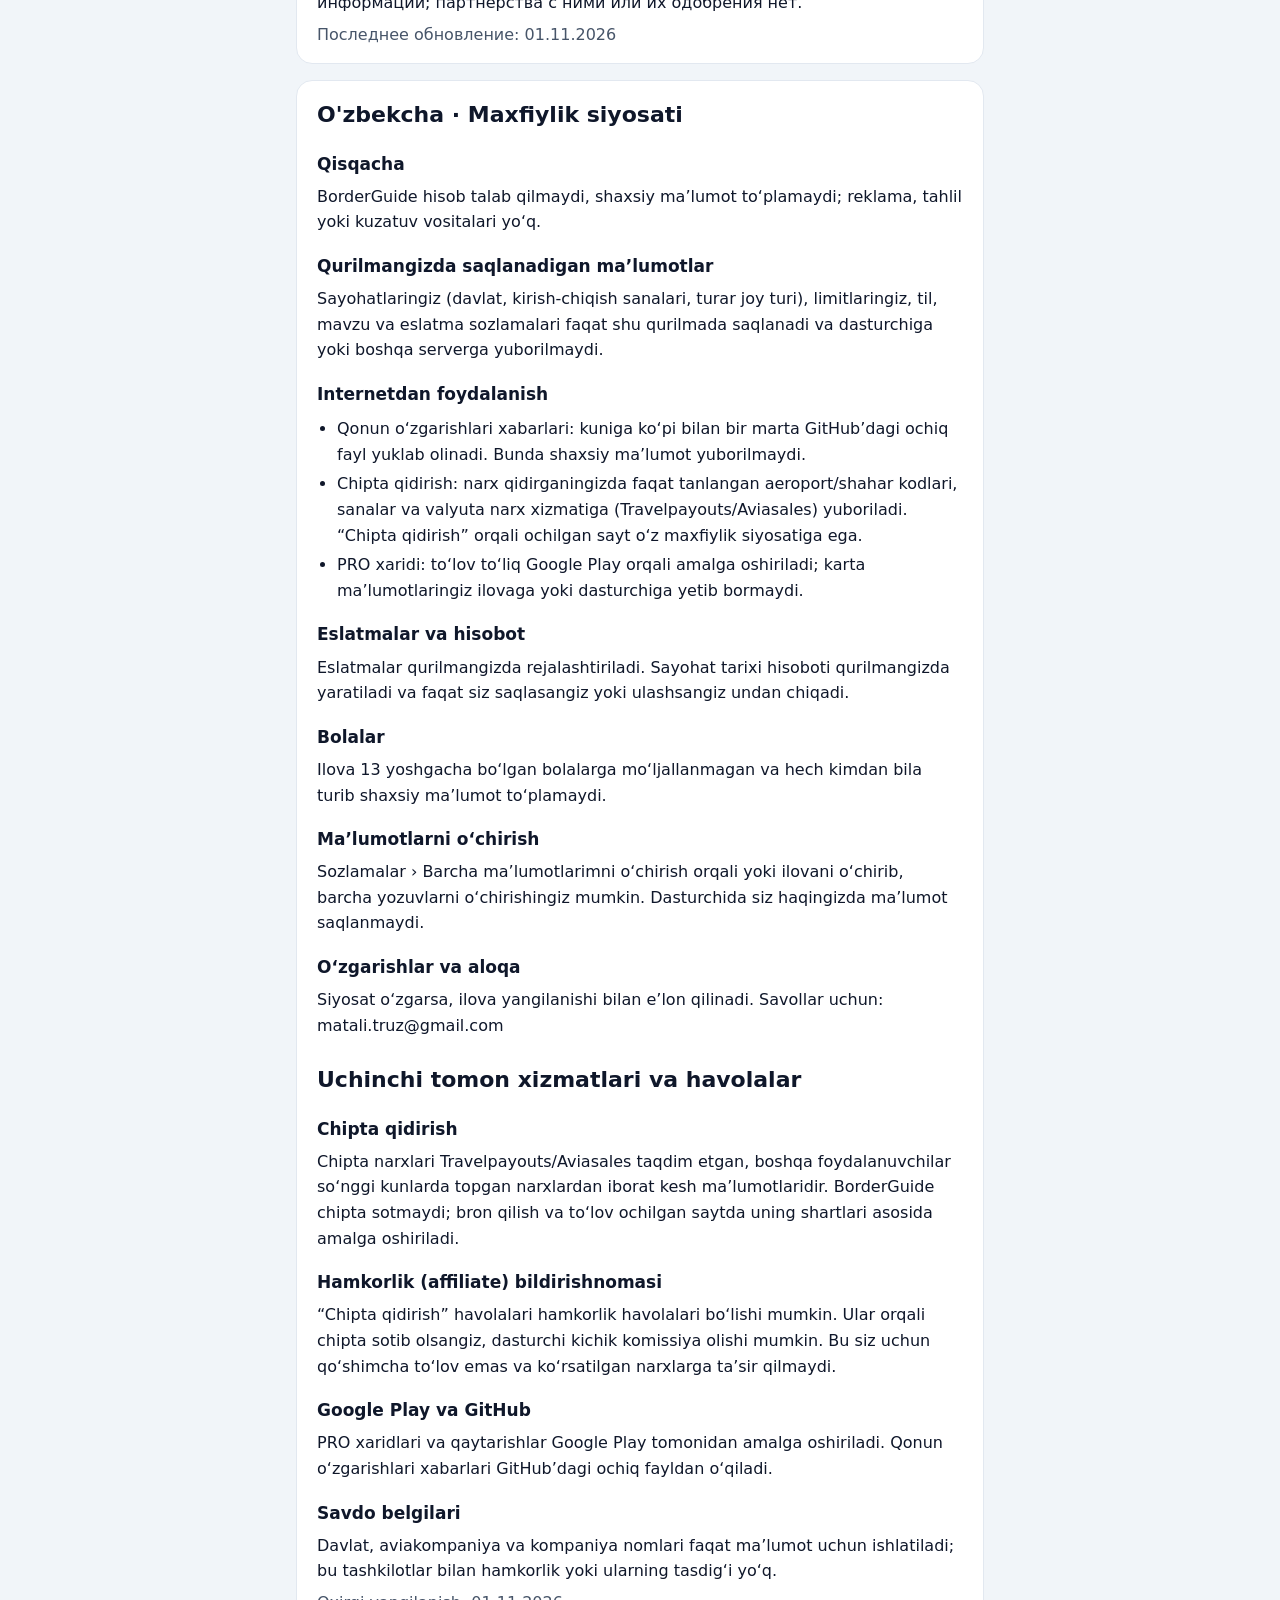
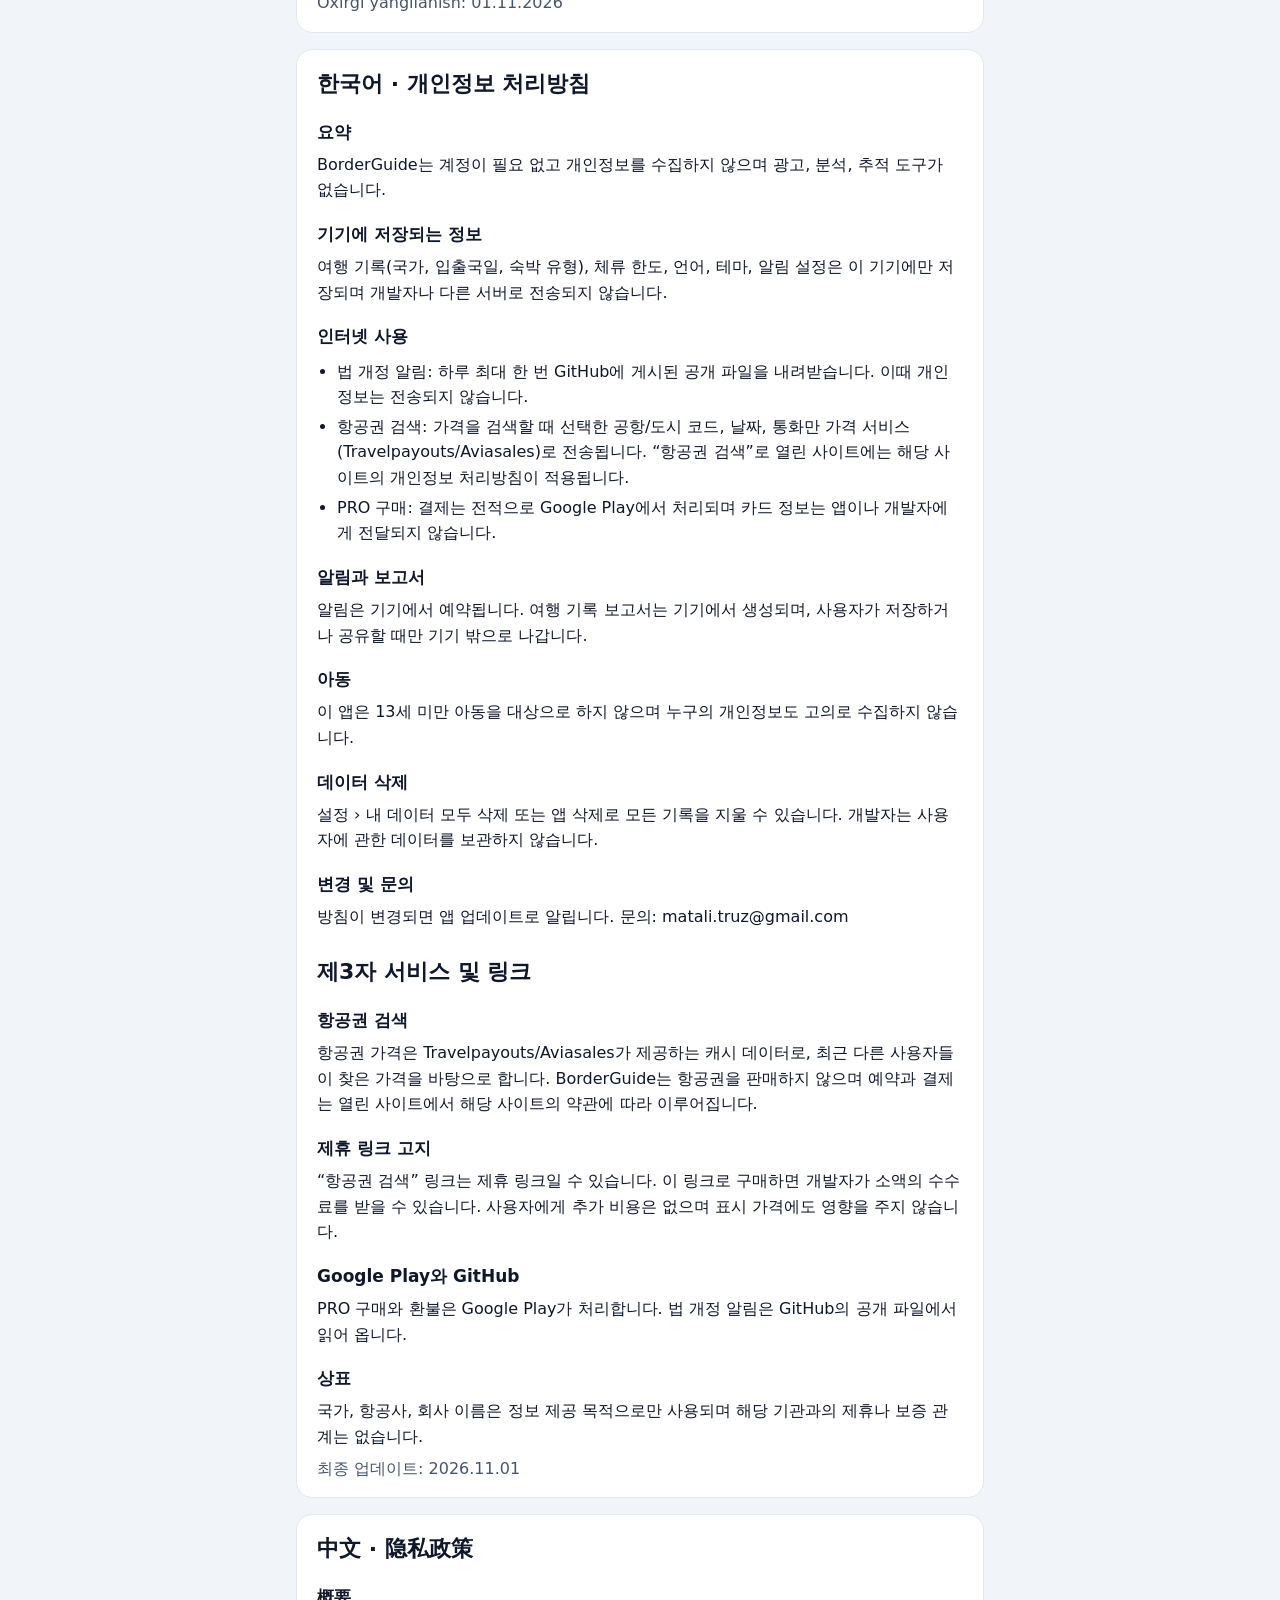
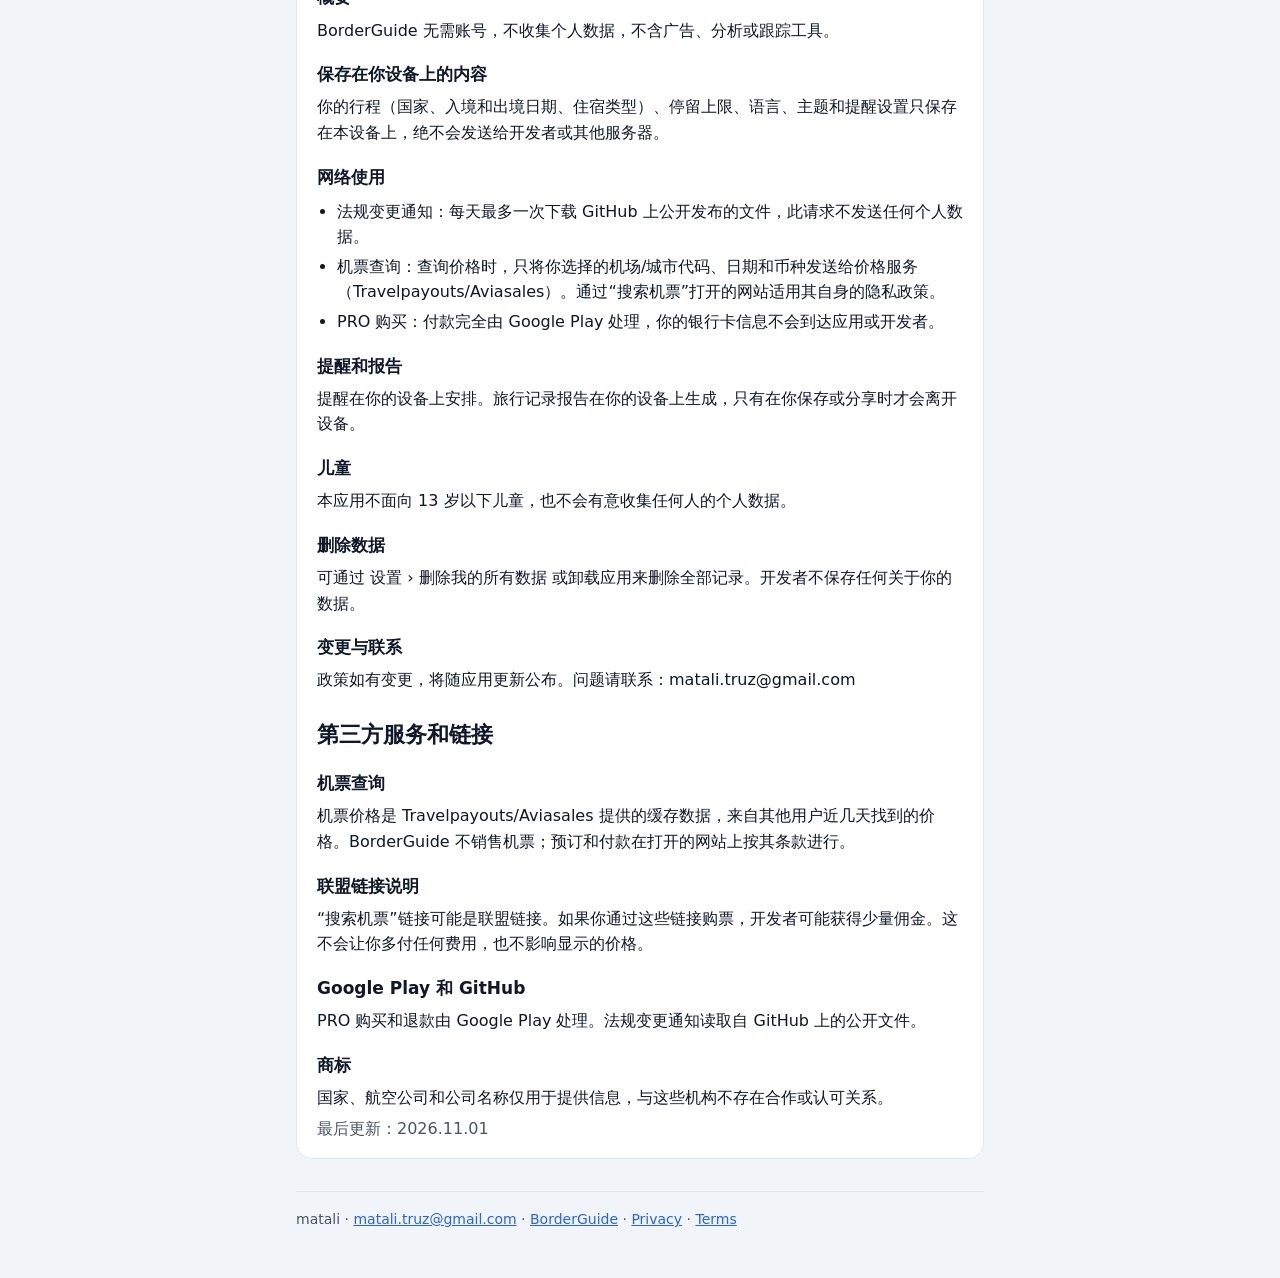
<file: docs/privacy.html>
<!DOCTYPE html>
<html lang="tr"><head><meta charset="UTF-8"><meta name="viewport" content="width=device-width, initial-scale=1">
<title>BorderGuide – Gizlilik Politikası</title><link rel="icon" href="logo.webp"><style>:root{--bg:#f1f5f9;--card:#fff;--text:#0f172a;--muted:#475569;--line:#e2e8f0;--accent:#2563eb}
@media (prefers-color-scheme:dark){:root{--bg:#020617;--card:#0f172a;--text:#f1f5f9;--muted:#94a3b8;--line:#1e293b;--accent:#60a5fa}}
*{box-sizing:border-box}body{margin:0;background:var(--bg);color:var(--text);font:16px/1.6 system-ui,-apple-system,"Segoe UI",Roboto,sans-serif}
main{max-width:720px;margin:0 auto;padding:32px 16px 48px}header{display:flex;align-items:center;gap:16px;margin-bottom:16px}header img{width:80px;height:80px}
h1{margin:0;font-size:30px;line-height:1.2}h2{font-size:22px;margin:0 0 8px}h3{font-size:17px;margin:18px 0 4px}.sub{color:var(--muted);margin:4px 0 0}
nav{display:flex;flex-wrap:wrap;gap:8px;margin:8px 0 16px}nav a{padding:4px 10px;border:1px solid var(--line);border-radius:999px;text-decoration:none;font-size:14px}
section{background:var(--card);border:1px solid var(--line);border-radius:16px;padding:16px 20px;margin:16px 0}ul{padding-left:20px;margin:8px 0}li{margin:4px 0}p{margin:6px 0}a{color:var(--accent)}
footer{margin-top:32px;color:var(--muted);font-size:14px;border-top:1px solid var(--line);padding-top:16px}</style></head>
<body><main><header><img src="logo.webp" alt="BorderGuide"><div><h1>Gizlilik Politikası</h1><p class="sub">Privacy Policy · BorderGuide · matali</p></div></header>
<nav><a href="#tr">Türkçe</a><a href="#en">English</a><a href="#ru">Русский</a><a href="#uz">O'zbekcha</a><a href="#ko">한국어</a><a href="#zh">中文</a></nav>
<section id="tr" lang="tr"><h2>Türkçe · Gizlilik Politikası</h2><h3>Özet</h3><p>BorderGuide hesap istemez, kişisel veri toplamaz; reklam, analiz veya takip aracı içermez.</p><h3>Cihazında saklananlar</h3><p>Seyahat kayıtların (ülke, giriş-çıkış tarihleri, konaklama türü), kalış limitlerin, dil, tema ve hatırlatma ayarların yalnızca bu cihazda saklanır. Bunlar geliştiriciye veya başka bir sunucuya gönderilmez.</p><h3>İnternet kullanımı</h3><ul><li>Yasa değişikliği bildirimleri: Günde en fazla bir kez GitHub’da yayımlanan herkese açık bir dosya indirilir. Bu istekle kişisel veri gönderilmez.</li><li>Bilet sorgulama: Fiyat aradığında yalnızca seçtiğin havalimanı/şehir kodları, tarihler ve para birimi fiyat servisine (Travelpayouts/Aviasales) gönderilir. “Bilet ara” ile açılan site kendi gizlilik politikasına tabidir.</li><li>PRO satın alma: Ödeme tamamen Google Play üzerinden yapılır; kart bilgilerin uygulamaya veya geliştiriciye ulaşmaz.</li></ul><h3>Bildirimler ve rapor</h3><p>Hatırlatma bildirimleri cihazında planlanır. Seyahat geçmişi raporu cihazında oluşturulur; yalnızca sen kaydeder veya paylaşırsan cihazından çıkar.</p><h3>Çocuklar</h3><p>Uygulama 13 yaşın altındaki çocuklara yönelik değildir ve kimseden bilerek kişisel veri toplamaz.</p><h3>Verilerini silmek</h3><p>Ayarlar › Tüm verilerimi sil ile ya da uygulamayı kaldırarak tüm kayıtlarını silebilirsin. Geliştiricide senin hakkında saklanan bir veri yoktur.</p><h3>Değişiklikler ve iletişim</h3><p>Bu politika değişirse uygulama güncellemesiyle duyurulur. Sorular için: matali.truz@gmail.com</p><h2 style="margin-top:24px">Üçüncü taraf hizmetler ve bağlantılar</h2><h3>Bilet sorgulama</h3><p>Bilet fiyatları Travelpayouts/Aviasales’in sağladığı, diğer kullanıcıların son günlerde bulduğu fiyatlardan oluşan önbellek verisidir. BorderGuide bilet satmaz; rezervasyon ve ödeme açılan sitede yapılır ve o sitenin koşulları geçerlidir.</p><h3>Ortaklık (affiliate) bildirimi</h3><p>“Bilet ara” bağlantıları ortaklık bağlantısı olabilir. Bu bağlantılar üzerinden bilet alırsan geliştirici küçük bir komisyon kazanabilir. Bu senin için ek ücret oluşturmaz ve gösterilen fiyatları etkilemez.</p><h3>Google Play ve GitHub</h3><p>PRO satın alımları ve iadeler Google Play tarafından yürütülür. Yasa değişikliği bildirimleri GitHub’da herkese açık bir dosyadan okunur.</p><h3>Markalar</h3><p>Ülke, havayolu ve şirket adları yalnızca bilgilendirme amacıyla kullanılır; bu kuruluşlarla bir ortaklık veya onay ilişkisi yoktur.</p><p class="sub">Son güncelleme: 01.11.2026</p></section>
<section id="en" lang="en"><h2>English · Privacy Policy</h2><h3>Summary</h3><p>BorderGuide requires no account, collects no personal data and contains no ads, analytics or trackers.</p><h3>Stored on your device</h3><p>Your trips (country, entry and exit dates, accommodation type), stay limits, language, theme and reminder settings are stored only on this device. They are never sent to the developer or any other server.</p><h3>Internet use</h3><ul><li>Law change notifications: at most once a day a public file published on GitHub is downloaded. No personal data is sent with this request.</li><li>Ticket search: when you search prices only the airport/city codes, dates and currency you selected are sent to the price service (Travelpayouts/Aviasales). The site opened via “Search tickets” has its own privacy policy.</li><li>PRO purchase: payment is handled entirely by Google Play; your card details never reach the app or the developer.</li></ul><h3>Notifications and report</h3><p>Reminders are scheduled on your device. The travel history report is created on your device and only leaves it if you save or share it.</p><h3>Children</h3><p>The app is not directed at children under 13 and does not knowingly collect personal data from anyone.</p><h3>Deleting your data</h3><p>Use Settings › Delete all my data or uninstall the app to delete all records. The developer holds no data about you.</p><h3>Changes and contact</h3><p>Changes to this policy are announced with app updates. Questions: matali.truz@gmail.com</p><h2 style="margin-top:24px">Third-party services and links</h2><h3>Ticket search</h3><p>Ticket prices are cached data from Travelpayouts/Aviasales, based on prices other users found in recent days. BorderGuide does not sell tickets; booking and payment happen on the opened site under its own terms.</p><h3>Affiliate disclosure</h3><p>“Search tickets” links may be affiliate links. If you buy through them the developer may earn a small commission. This costs you nothing extra and does not affect the prices shown.</p><h3>Google Play and GitHub</h3><p>PRO purchases and refunds are handled by Google Play. Law change notifications are read from a public file on GitHub.</p><h3>Trademarks</h3><p>Country, airline and company names are used for information only; there is no partnership with or endorsement by these organisations.</p><p class="sub">Last updated: 01.11.2026</p></section>
<section id="ru" lang="ru"><h2>Русский · Политика конфиденциальности</h2><h3>Кратко</h3><p>BorderGuide не требует аккаунта, не собирает персональные данные и не содержит рекламы, аналитики или трекеров.</p><h3>Что хранится на устройстве</h3><p>Ваши поездки (страна, даты въезда и выезда, тип проживания), лимиты пребывания, язык, тема и настройки напоминаний хранятся только на этом устройстве и никогда не отправляются разработчику или на другие серверы.</p><h3>Использование интернета</h3><ul><li>Уведомления об изменениях законов: не чаще раза в день загружается общедоступный файл с GitHub. Персональные данные при этом не передаются.</li><li>Поиск билетов: при поиске цен в сервис цен (Travelpayouts/Aviasales) передаются только выбранные коды аэропортов/городов, даты и валюта. Сайт, открытый через «Найти билеты», действует по своей политике конфиденциальности.</li><li>Покупка PRO: оплата полностью проходит через Google Play; данные карты не попадают ни в приложение, ни к разработчику.</li></ul><h3>Напоминания и отчёт</h3><p>Напоминания планируются на устройстве. Отчёт об истории поездок создаётся на устройстве и покидает его, только если вы его сохраните или отправите.</p><h3>Дети</h3><p>Приложение не предназначено для детей младше 13 лет и сознательно не собирает ничьих персональных данных.</p><h3>Удаление данных</h3><p>Удалить все записи можно через Настройки › Удалить все мои данные или удалив приложение. У разработчика нет данных о вас.</p><h3>Изменения и контакты</h3><p>Об изменениях политики сообщается в обновлениях приложения. Вопросы: matali.truz@gmail.com</p><h2 style="margin-top:24px">Сторонние сервисы и ссылки</h2><h3>Поиск билетов</h3><p>Цены на билеты — кэшированные данные Travelpayouts/Aviasales на основе цен, найденных другими пользователями за последние дни. BorderGuide не продаёт билеты; бронирование и оплата проходят на открытом сайте по его правилам.</p><h3>Партнёрские ссылки</h3><p>Ссылки «Найти билеты» могут быть партнёрскими. Если вы купите билет по ним, разработчик может получить небольшую комиссию. Для вас это не стоит ничего дополнительно и не влияет на показанные цены.</p><h3>Google Play и GitHub</h3><p>Покупки PRO и возвраты обрабатывает Google Play. Уведомления об изменениях законов загружаются из общедоступного файла на GitHub.</p><h3>Товарные знаки</h3><p>Названия стран, авиакомпаний и организаций используются только для информации; партнёрства с ними или их одобрения нет.</p><p class="sub">Последнее обновление: 01.11.2026</p></section>
<section id="uz" lang="uz"><h2>O'zbekcha · Maxfiylik siyosati</h2><h3>Qisqacha</h3><p>BorderGuide hisob talab qilmaydi, shaxsiy ma’lumot to‘plamaydi; reklama, tahlil yoki kuzatuv vositalari yo‘q.</p><h3>Qurilmangizda saqlanadigan ma’lumotlar</h3><p>Sayohatlaringiz (davlat, kirish-chiqish sanalari, turar joy turi), limitlaringiz, til, mavzu va eslatma sozlamalari faqat shu qurilmada saqlanadi va dasturchiga yoki boshqa serverga yuborilmaydi.</p><h3>Internetdan foydalanish</h3><ul><li>Qonun o‘zgarishlari xabarlari: kuniga ko‘pi bilan bir marta GitHub’dagi ochiq fayl yuklab olinadi. Bunda shaxsiy ma’lumot yuborilmaydi.</li><li>Chipta qidirish: narx qidirganingizda faqat tanlangan aeroport/shahar kodlari, sanalar va valyuta narx xizmatiga (Travelpayouts/Aviasales) yuboriladi. “Chipta qidirish” orqali ochilgan sayt o‘z maxfiylik siyosatiga ega.</li><li>PRO xaridi: to‘lov to‘liq Google Play orqali amalga oshiriladi; karta ma’lumotlaringiz ilovaga yoki dasturchiga yetib bormaydi.</li></ul><h3>Eslatmalar va hisobot</h3><p>Eslatmalar qurilmangizda rejalashtiriladi. Sayohat tarixi hisoboti qurilmangizda yaratiladi va faqat siz saqlasangiz yoki ulashsangiz undan chiqadi.</p><h3>Bolalar</h3><p>Ilova 13 yoshgacha bo‘lgan bolalarga mo‘ljallanmagan va hech kimdan bila turib shaxsiy ma’lumot to‘plamaydi.</p><h3>Ma’lumotlarni o‘chirish</h3><p>Sozlamalar › Barcha ma’lumotlarimni o‘chirish orqali yoki ilovani o‘chirib, barcha yozuvlarni o‘chirishingiz mumkin. Dasturchida siz haqingizda ma’lumot saqlanmaydi.</p><h3>O‘zgarishlar va aloqa</h3><p>Siyosat o‘zgarsa, ilova yangilanishi bilan e’lon qilinadi. Savollar uchun: matali.truz@gmail.com</p><h2 style="margin-top:24px">Uchinchi tomon xizmatlari va havolalar</h2><h3>Chipta qidirish</h3><p>Chipta narxlari Travelpayouts/Aviasales taqdim etgan, boshqa foydalanuvchilar so‘nggi kunlarda topgan narxlardan iborat kesh ma’lumotlaridir. BorderGuide chipta sotmaydi; bron qilish va to‘lov ochilgan saytda uning shartlari asosida amalga oshiriladi.</p><h3>Hamkorlik (affiliate) bildirishnomasi</h3><p>“Chipta qidirish” havolalari hamkorlik havolalari bo‘lishi mumkin. Ular orqali chipta sotib olsangiz, dasturchi kichik komissiya olishi mumkin. Bu siz uchun qo‘shimcha to‘lov emas va ko‘rsatilgan narxlarga ta’sir qilmaydi.</p><h3>Google Play va GitHub</h3><p>PRO xaridlari va qaytarishlar Google Play tomonidan amalga oshiriladi. Qonun o‘zgarishlari xabarlari GitHub’dagi ochiq fayldan o‘qiladi.</p><h3>Savdo belgilari</h3><p>Davlat, aviakompaniya va kompaniya nomlari faqat ma’lumot uchun ishlatiladi; bu tashkilotlar bilan hamkorlik yoki ularning tasdig‘i yo‘q.</p><p class="sub">Oxirgi yangilanish: 01.11.2026</p></section>
<section id="ko" lang="ko"><h2>한국어 · 개인정보 처리방침</h2><h3>요약</h3><p>BorderGuide는 계정이 필요 없고 개인정보를 수집하지 않으며 광고, 분석, 추적 도구가 없습니다.</p><h3>기기에 저장되는 정보</h3><p>여행 기록(국가, 입출국일, 숙박 유형), 체류 한도, 언어, 테마, 알림 설정은 이 기기에만 저장되며 개발자나 다른 서버로 전송되지 않습니다.</p><h3>인터넷 사용</h3><ul><li>법 개정 알림: 하루 최대 한 번 GitHub에 게시된 공개 파일을 내려받습니다. 이때 개인정보는 전송되지 않습니다.</li><li>항공권 검색: 가격을 검색할 때 선택한 공항/도시 코드, 날짜, 통화만 가격 서비스(Travelpayouts/Aviasales)로 전송됩니다. “항공권 검색”로 열린 사이트에는 해당 사이트의 개인정보 처리방침이 적용됩니다.</li><li>PRO 구매: 결제는 전적으로 Google Play에서 처리되며 카드 정보는 앱이나 개발자에게 전달되지 않습니다.</li></ul><h3>알림과 보고서</h3><p>알림은 기기에서 예약됩니다. 여행 기록 보고서는 기기에서 생성되며, 사용자가 저장하거나 공유할 때만 기기 밖으로 나갑니다.</p><h3>아동</h3><p>이 앱은 13세 미만 아동을 대상으로 하지 않으며 누구의 개인정보도 고의로 수집하지 않습니다.</p><h3>데이터 삭제</h3><p>설정 › 내 데이터 모두 삭제 또는 앱 삭제로 모든 기록을 지울 수 있습니다. 개발자는 사용자에 관한 데이터를 보관하지 않습니다.</p><h3>변경 및 문의</h3><p>방침이 변경되면 앱 업데이트로 알립니다. 문의: matali.truz@gmail.com</p><h2 style="margin-top:24px">제3자 서비스 및 링크</h2><h3>항공권 검색</h3><p>항공권 가격은 Travelpayouts/Aviasales가 제공하는 캐시 데이터로, 최근 다른 사용자들이 찾은 가격을 바탕으로 합니다. BorderGuide는 항공권을 판매하지 않으며 예약과 결제는 열린 사이트에서 해당 사이트의 약관에 따라 이루어집니다.</p><h3>제휴 링크 고지</h3><p>“항공권 검색” 링크는 제휴 링크일 수 있습니다. 이 링크로 구매하면 개발자가 소액의 수수료를 받을 수 있습니다. 사용자에게 추가 비용은 없으며 표시 가격에도 영향을 주지 않습니다.</p><h3>Google Play와 GitHub</h3><p>PRO 구매와 환불은 Google Play가 처리합니다. 법 개정 알림은 GitHub의 공개 파일에서 읽어 옵니다.</p><h3>상표</h3><p>국가, 항공사, 회사 이름은 정보 제공 목적으로만 사용되며 해당 기관과의 제휴나 보증 관계는 없습니다.</p><p class="sub">최종 업데이트: 2026.11.01</p></section>
<section id="zh" lang="zh"><h2>中文 · 隐私政策</h2><h3>概要</h3><p>BorderGuide 无需账号，不收集个人数据，不含广告、分析或跟踪工具。</p><h3>保存在你设备上的内容</h3><p>你的行程（国家、入境和出境日期、住宿类型）、停留上限、语言、主题和提醒设置只保存在本设备上，绝不会发送给开发者或其他服务器。</p><h3>网络使用</h3><ul><li>法规变更通知：每天最多一次下载 GitHub 上公开发布的文件，此请求不发送任何个人数据。</li><li>机票查询：查询价格时，只将你选择的机场/城市代码、日期和币种发送给价格服务（Travelpayouts/Aviasales）。通过“搜索机票”打开的网站适用其自身的隐私政策。</li><li>PRO 购买：付款完全由 Google Play 处理，你的银行卡信息不会到达应用或开发者。</li></ul><h3>提醒和报告</h3><p>提醒在你的设备上安排。旅行记录报告在你的设备上生成，只有在你保存或分享时才会离开设备。</p><h3>儿童</h3><p>本应用不面向 13 岁以下儿童，也不会有意收集任何人的个人数据。</p><h3>删除数据</h3><p>可通过 设置 › 删除我的所有数据 或卸载应用来删除全部记录。开发者不保存任何关于你的数据。</p><h3>变更与联系</h3><p>政策如有变更，将随应用更新公布。问题请联系：matali.truz@gmail.com</p><h2 style="margin-top:24px">第三方服务和链接</h2><h3>机票查询</h3><p>机票价格是 Travelpayouts/Aviasales 提供的缓存数据，来自其他用户近几天找到的价格。BorderGuide 不销售机票；预订和付款在打开的网站上按其条款进行。</p><h3>联盟链接说明</h3><p>“搜索机票”链接可能是联盟链接。如果你通过这些链接购票，开发者可能获得少量佣金。这不会让你多付任何费用，也不影响显示的价格。</p><h3>Google Play 和 GitHub</h3><p>PRO 购买和退款由 Google Play 处理。法规变更通知读取自 GitHub 上的公开文件。</p><h3>商标</h3><p>国家、航空公司和公司名称仅用于提供信息，与这些机构不存在合作或认可关系。</p><p class="sub">最后更新：2026.11.01</p></section>
<footer>matali · <a href="mailto:matali.truz@gmail.com">matali.truz@gmail.com</a> · <a href="index.html">BorderGuide</a> · <a href="privacy.html">Privacy</a> · <a href="terms.html">Terms</a></footer>
</main></body></html>
</file>
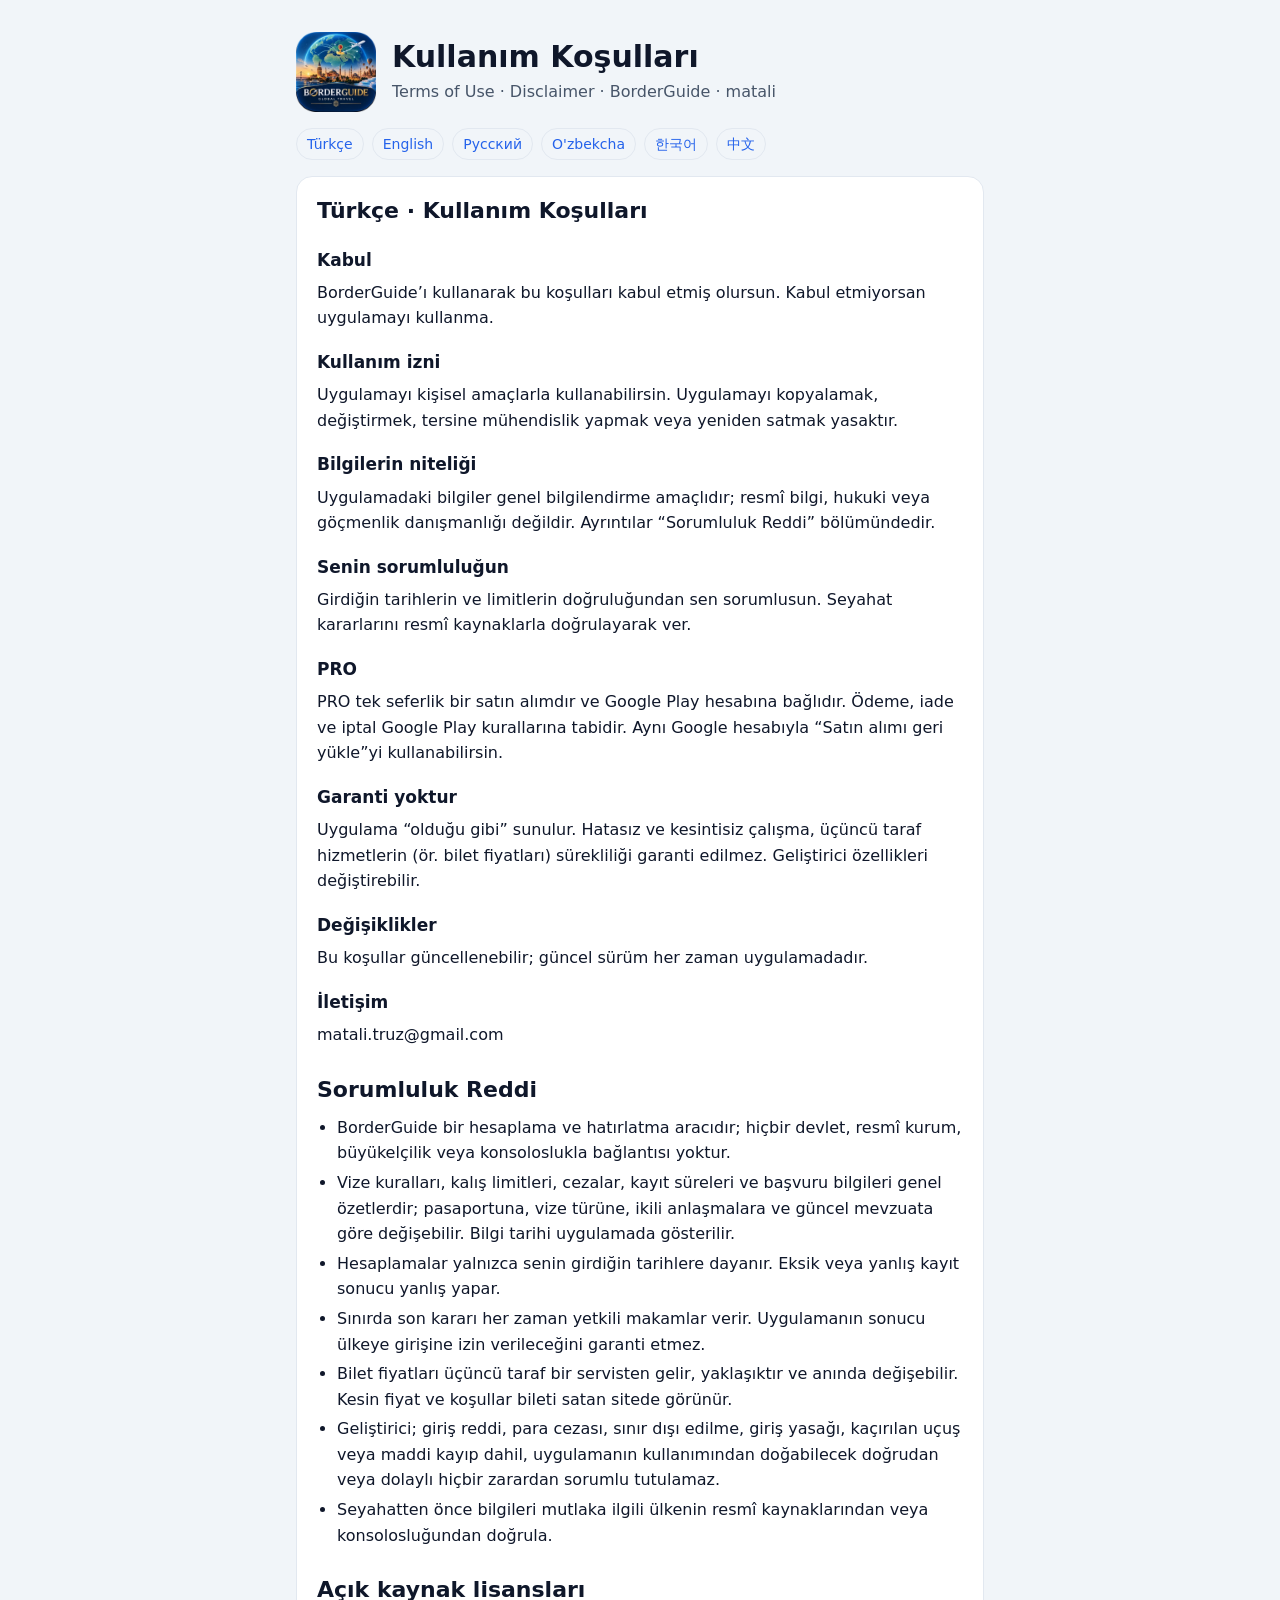
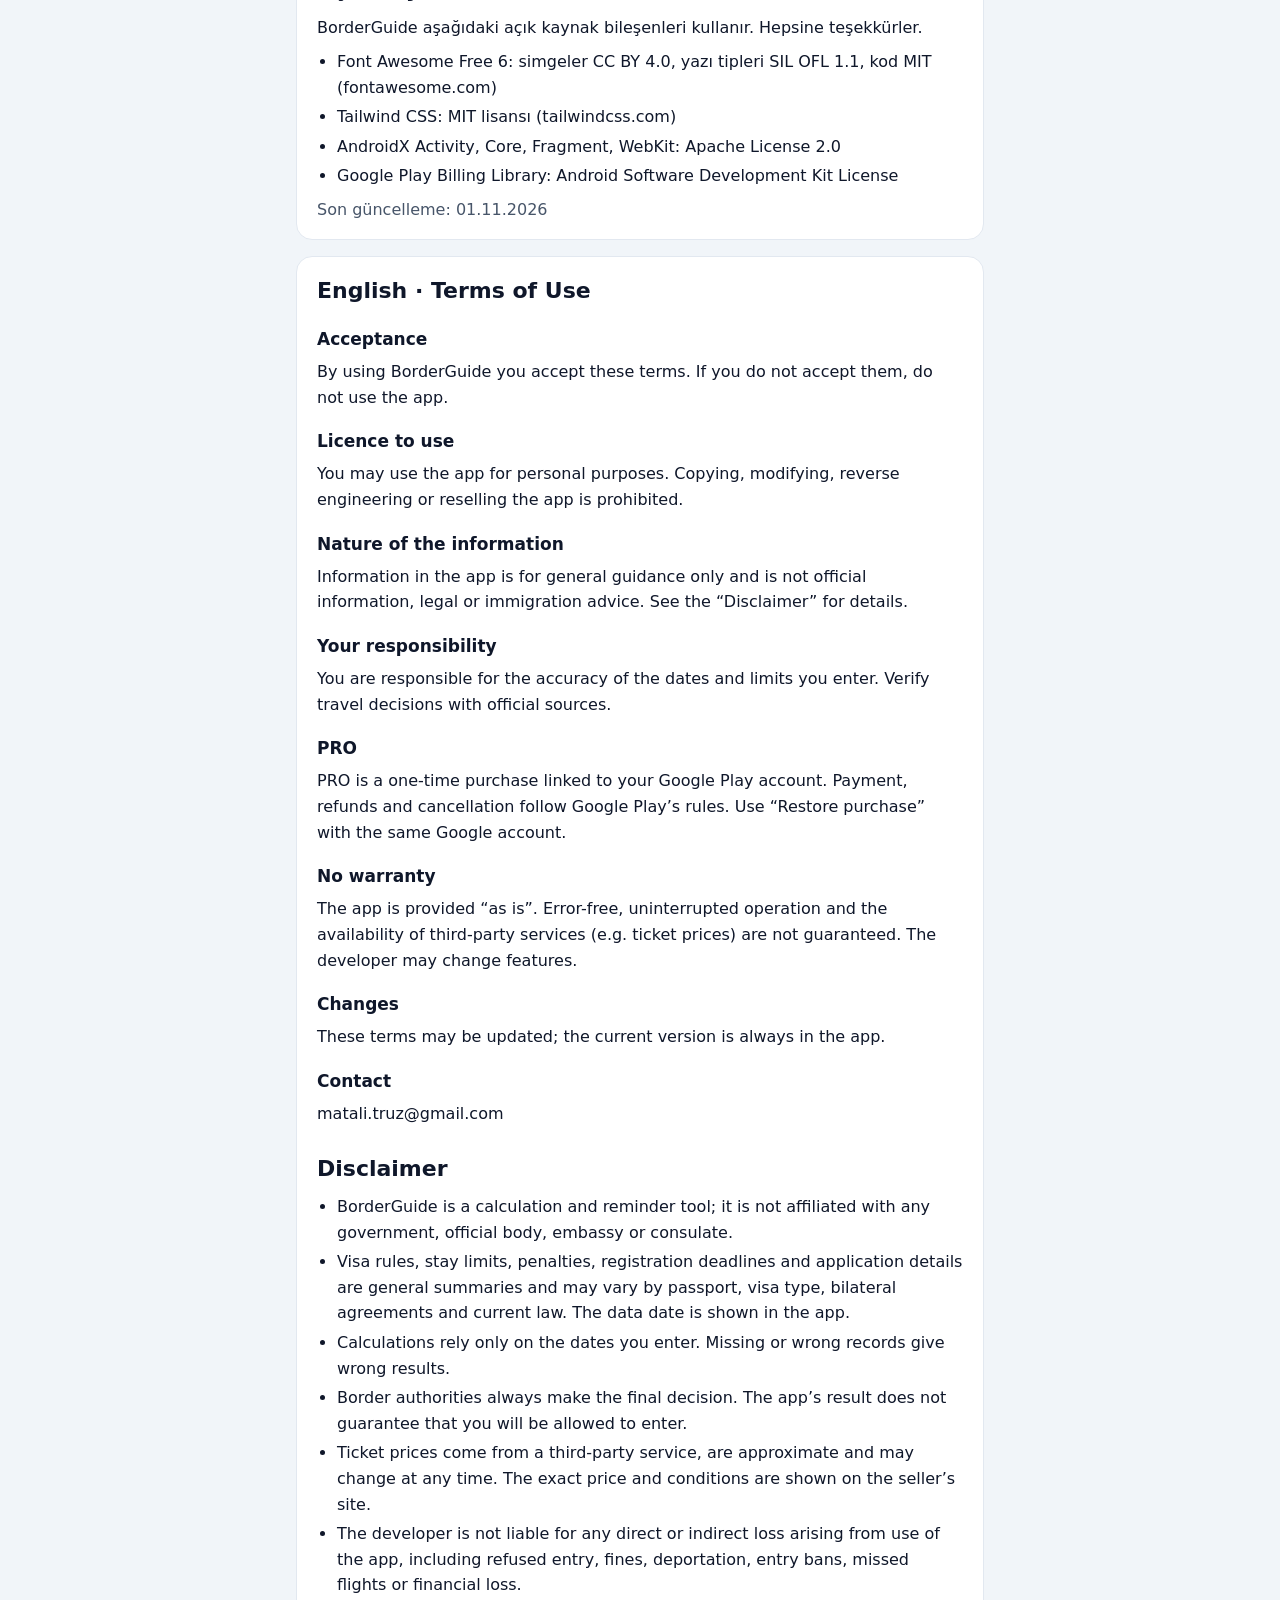
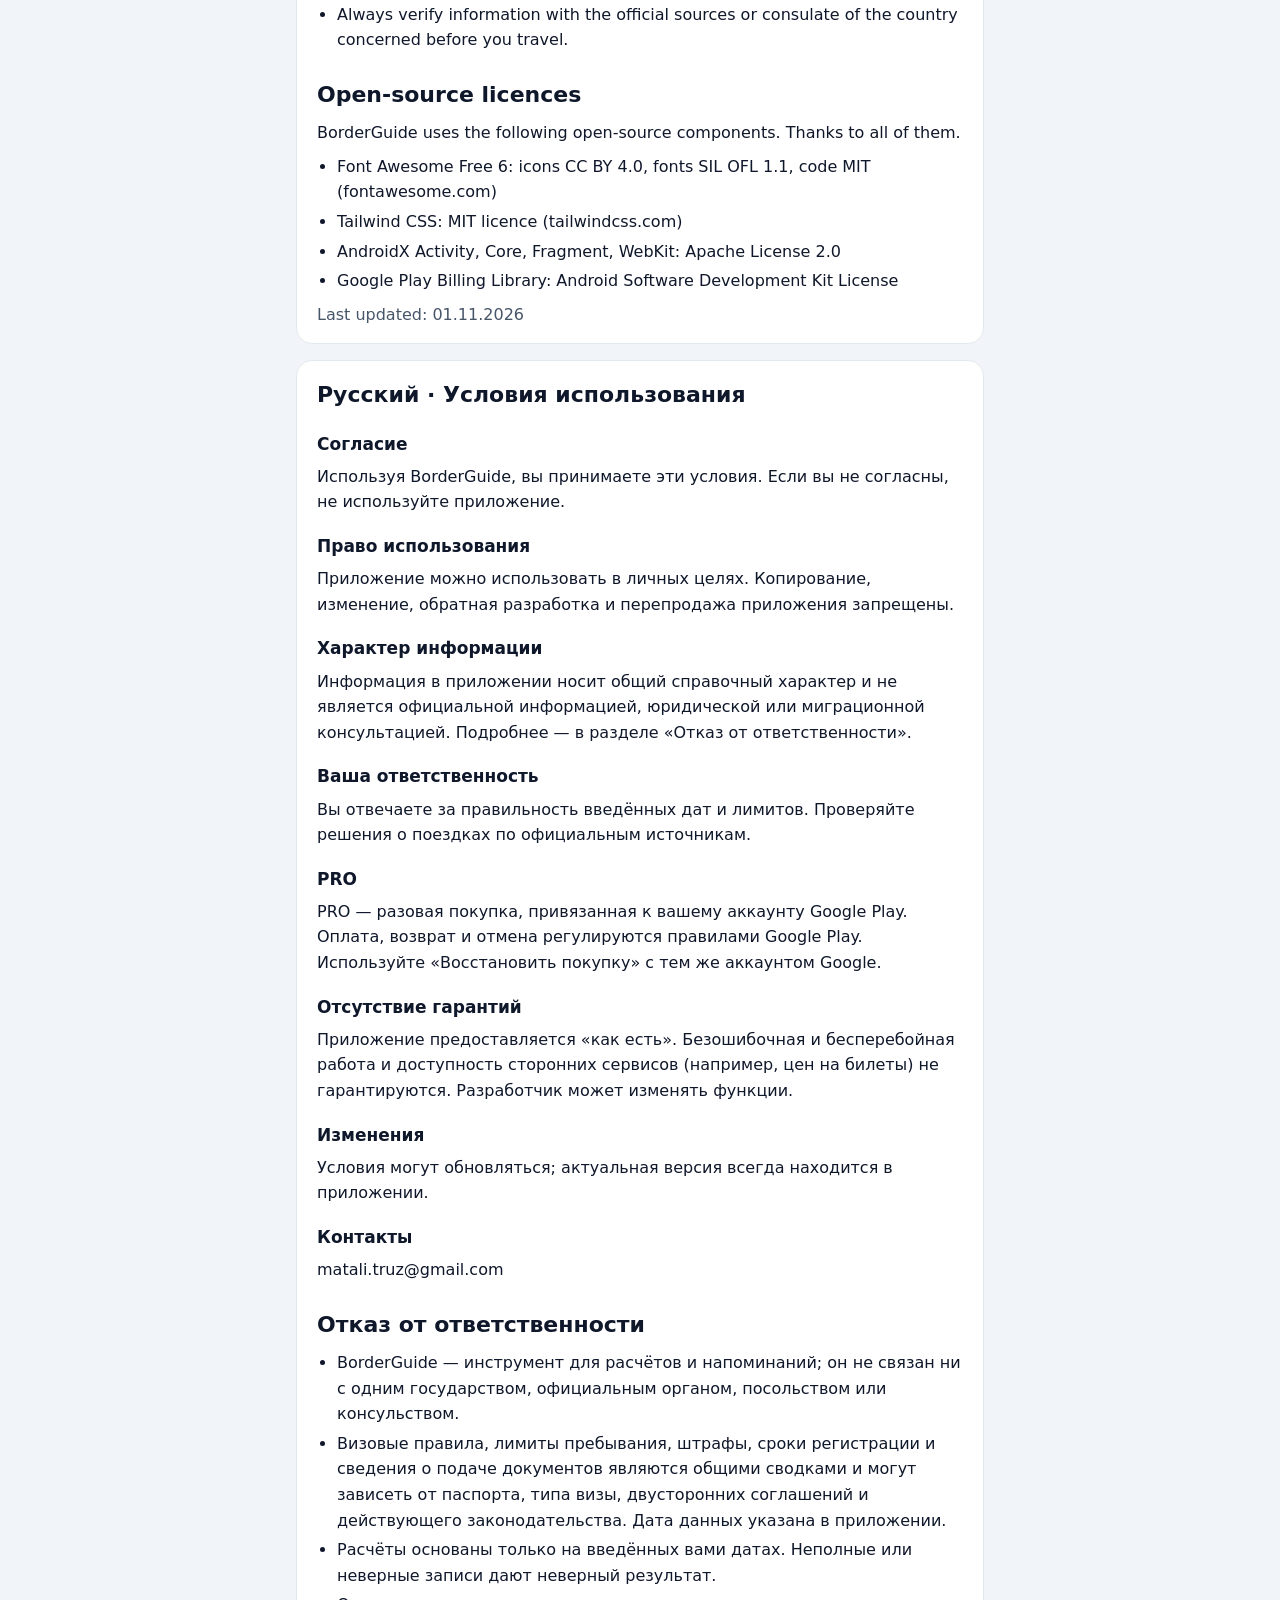
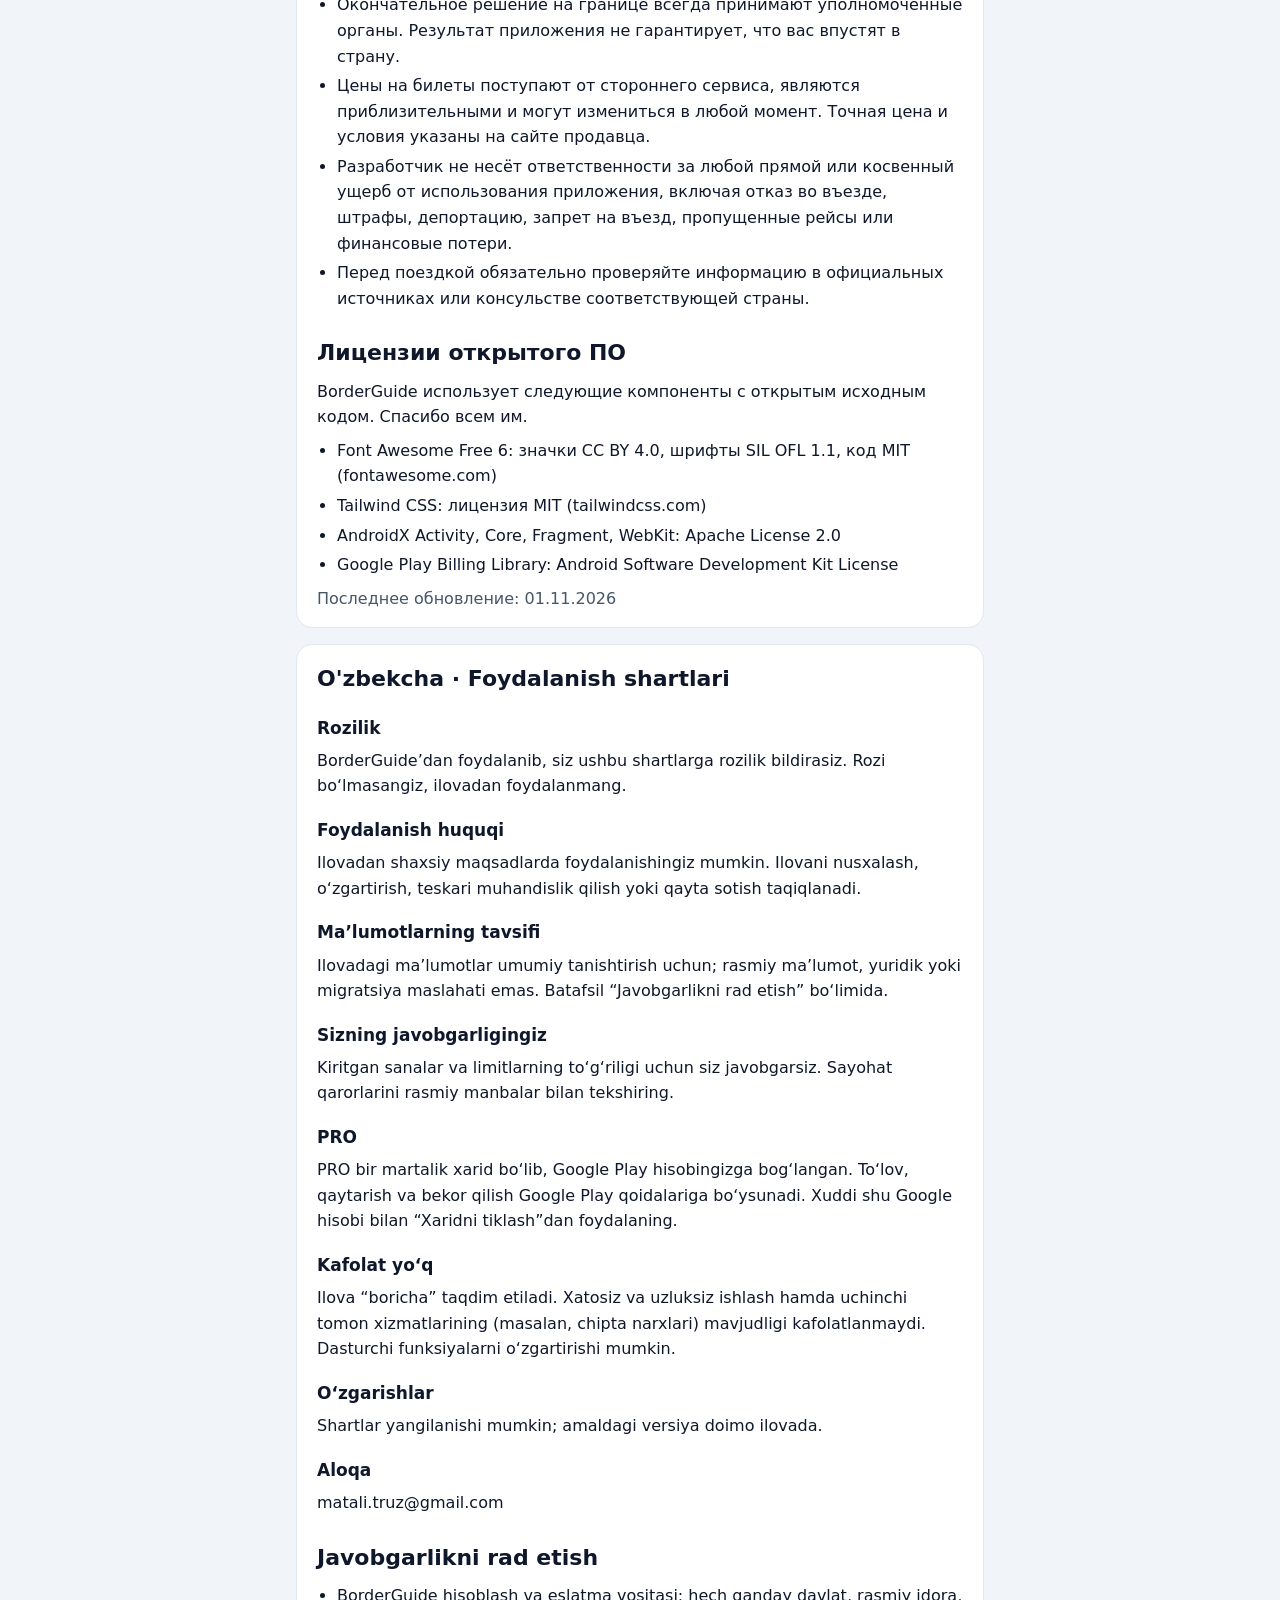
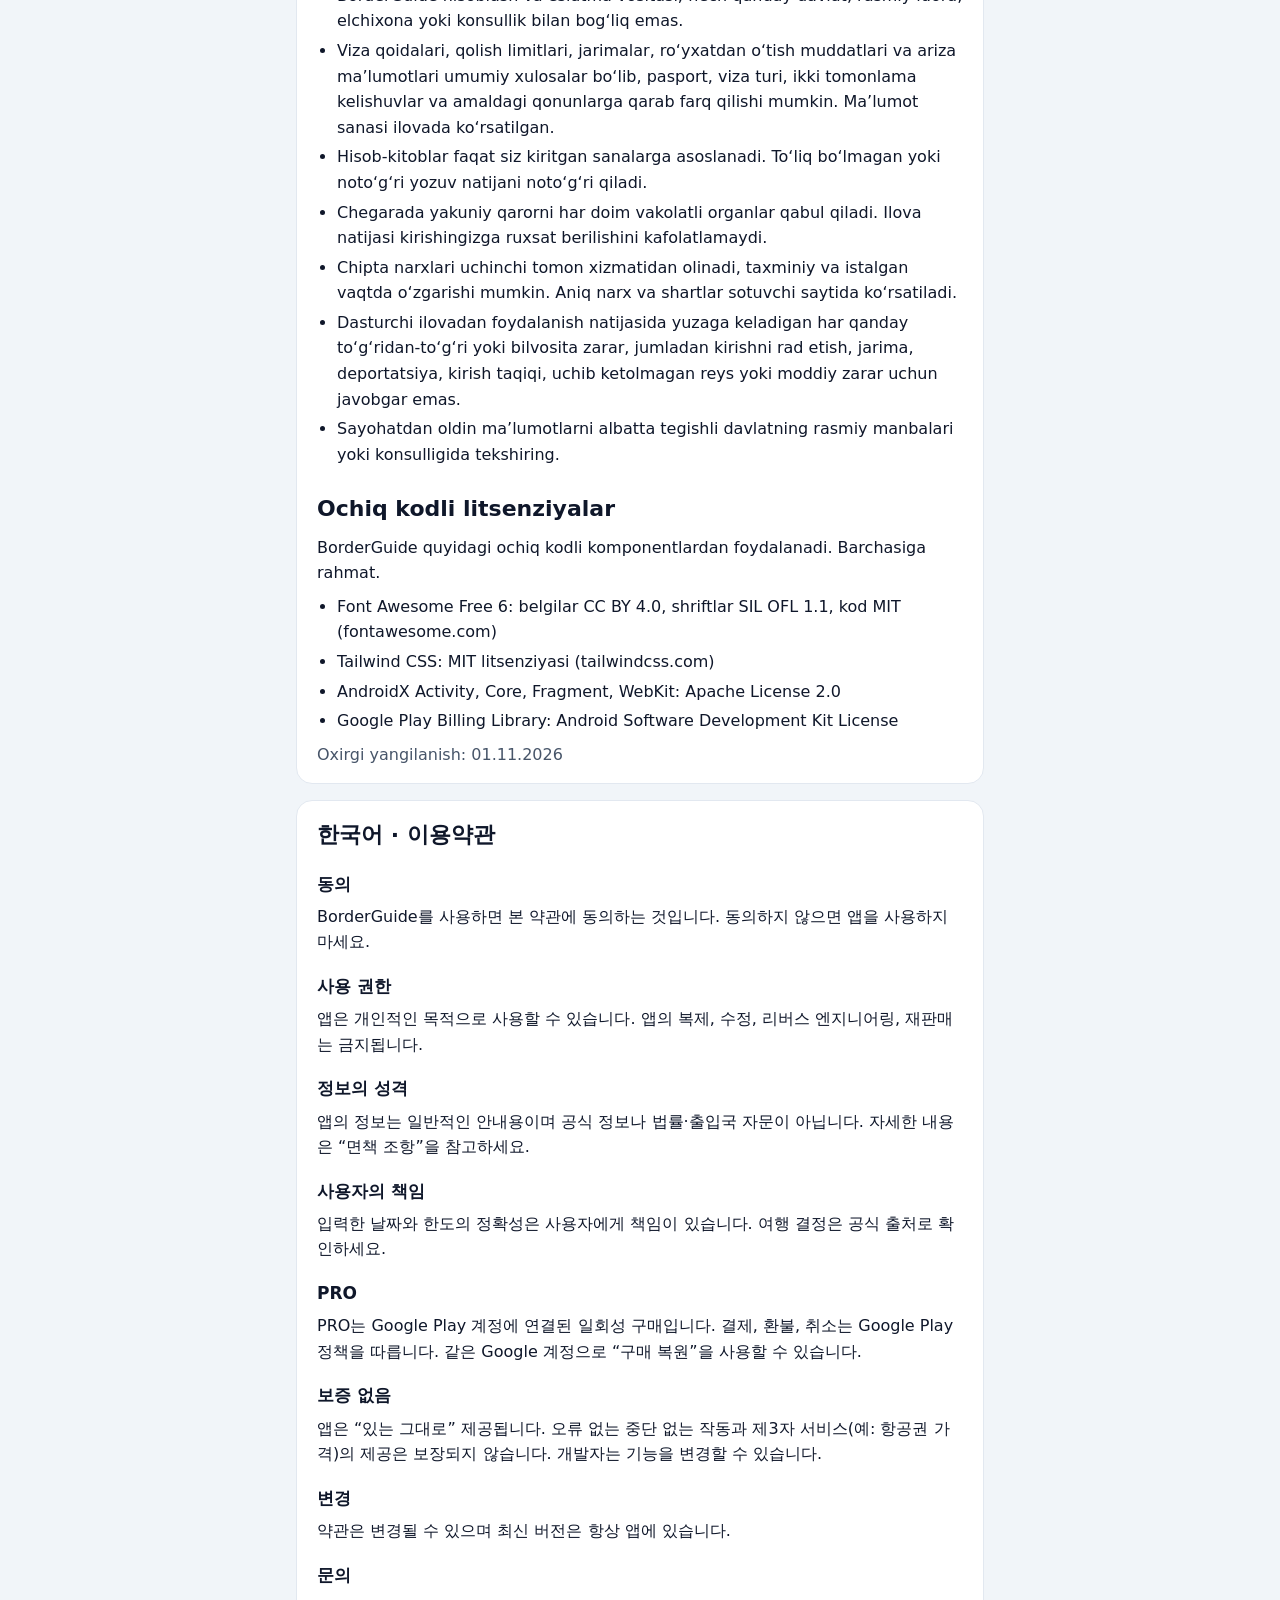
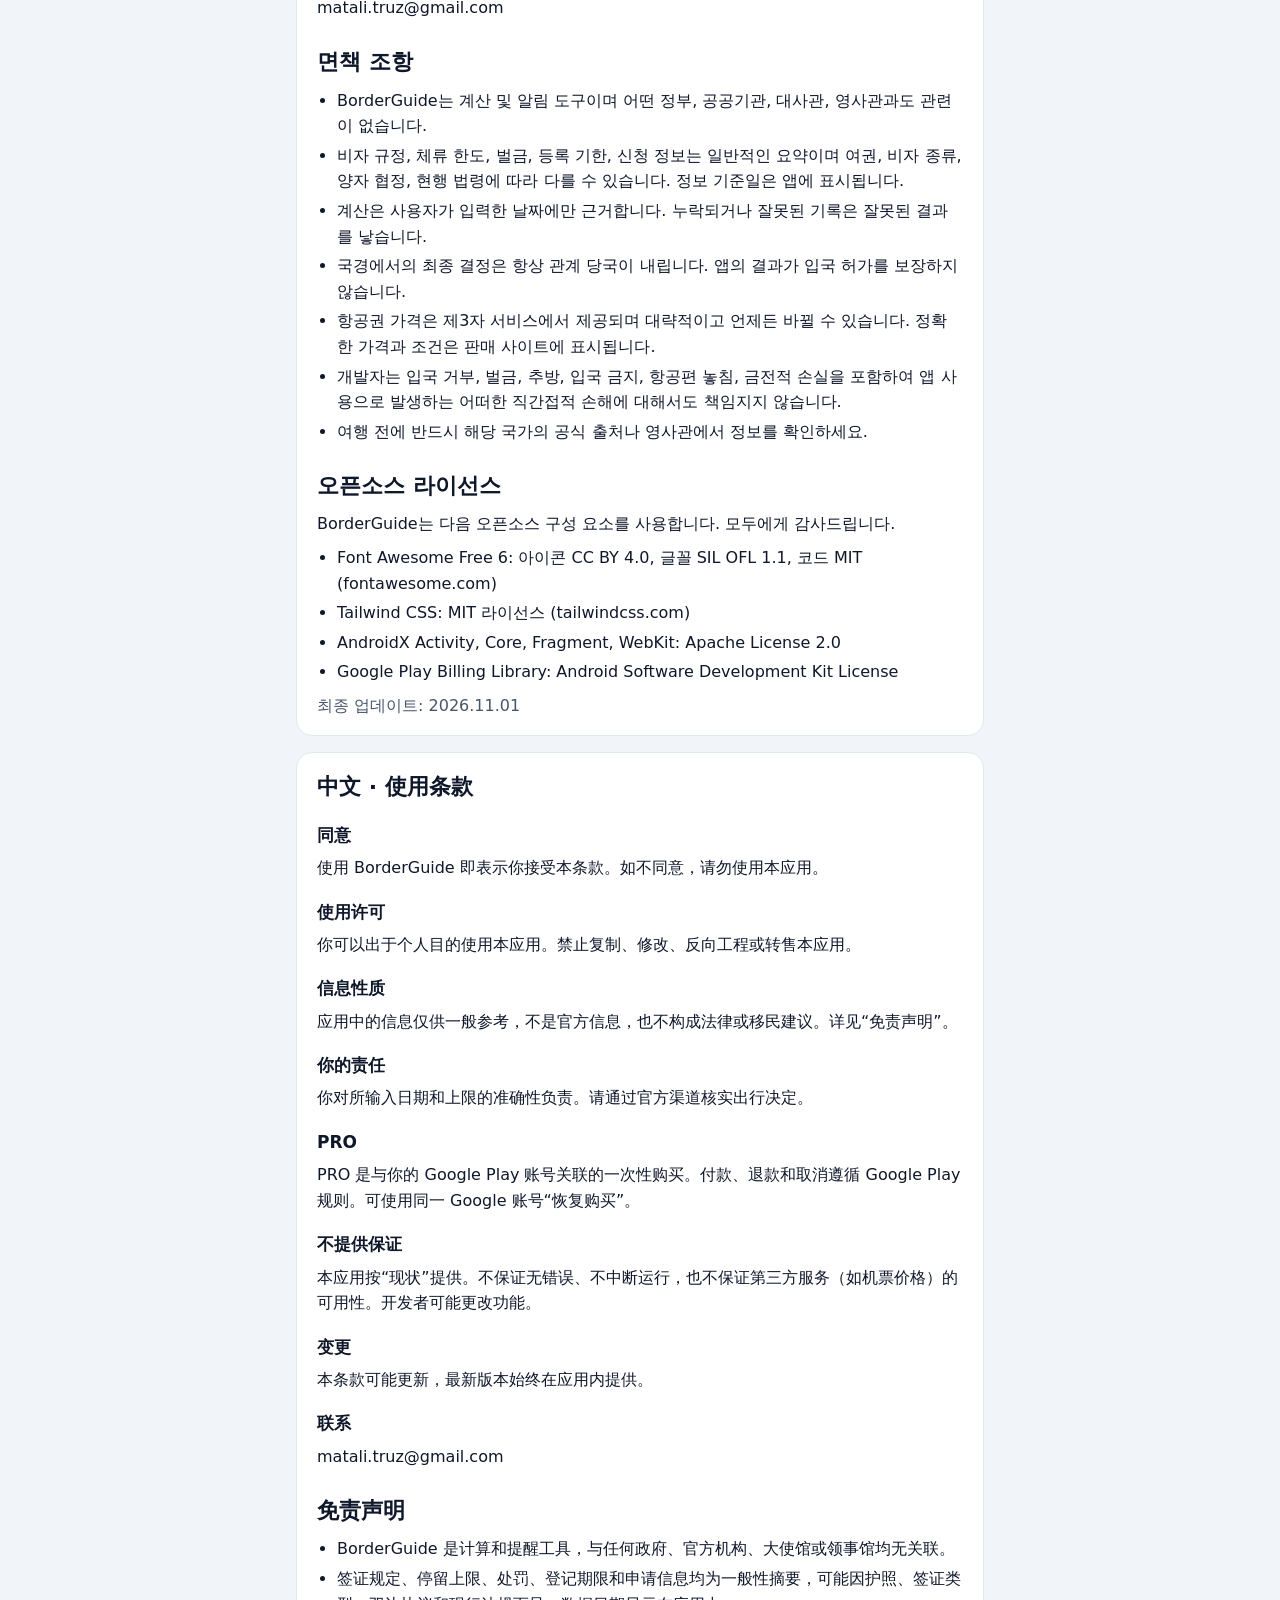
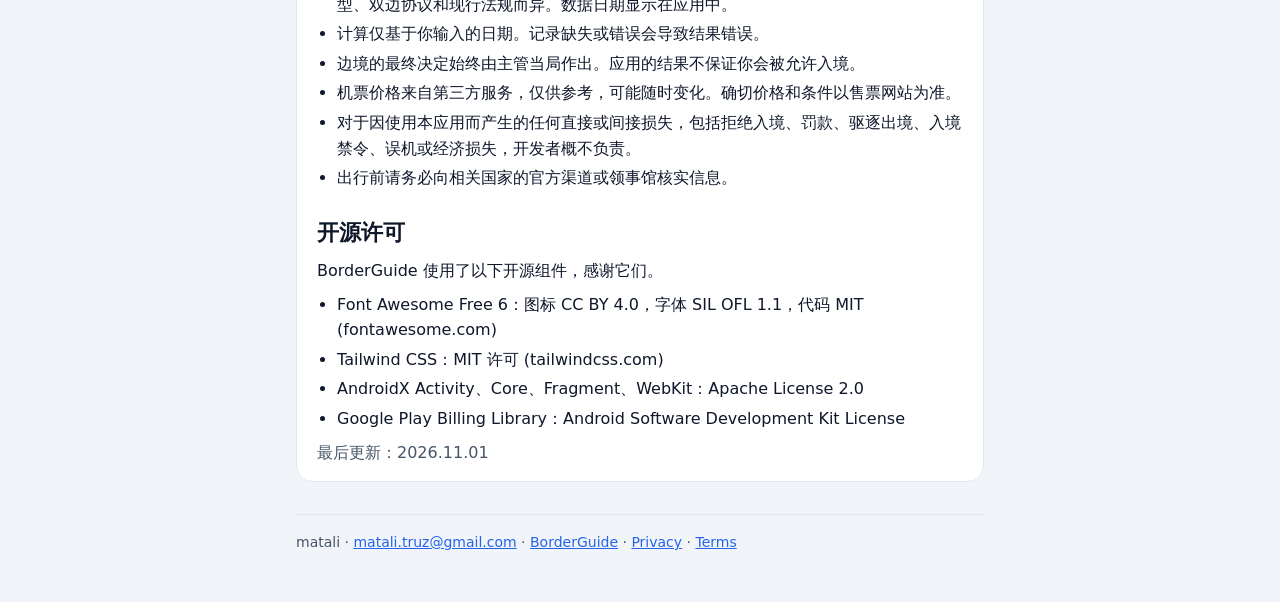
<file: docs/terms.html>
<!DOCTYPE html>
<html lang="tr"><head><meta charset="UTF-8"><meta name="viewport" content="width=device-width, initial-scale=1">
<title>BorderGuide – Kullanım Koşulları</title><link rel="icon" href="logo.webp"><style>:root{--bg:#f1f5f9;--card:#fff;--text:#0f172a;--muted:#475569;--line:#e2e8f0;--accent:#2563eb}
@media (prefers-color-scheme:dark){:root{--bg:#020617;--card:#0f172a;--text:#f1f5f9;--muted:#94a3b8;--line:#1e293b;--accent:#60a5fa}}
*{box-sizing:border-box}body{margin:0;background:var(--bg);color:var(--text);font:16px/1.6 system-ui,-apple-system,"Segoe UI",Roboto,sans-serif}
main{max-width:720px;margin:0 auto;padding:32px 16px 48px}header{display:flex;align-items:center;gap:16px;margin-bottom:16px}header img{width:80px;height:80px}
h1{margin:0;font-size:30px;line-height:1.2}h2{font-size:22px;margin:0 0 8px}h3{font-size:17px;margin:18px 0 4px}.sub{color:var(--muted);margin:4px 0 0}
nav{display:flex;flex-wrap:wrap;gap:8px;margin:8px 0 16px}nav a{padding:4px 10px;border:1px solid var(--line);border-radius:999px;text-decoration:none;font-size:14px}
section{background:var(--card);border:1px solid var(--line);border-radius:16px;padding:16px 20px;margin:16px 0}ul{padding-left:20px;margin:8px 0}li{margin:4px 0}p{margin:6px 0}a{color:var(--accent)}
footer{margin-top:32px;color:var(--muted);font-size:14px;border-top:1px solid var(--line);padding-top:16px}</style></head>
<body><main><header><img src="logo.webp" alt="BorderGuide"><div><h1>Kullanım Koşulları</h1><p class="sub">Terms of Use · Disclaimer · BorderGuide · matali</p></div></header>
<nav><a href="#tr">Türkçe</a><a href="#en">English</a><a href="#ru">Русский</a><a href="#uz">O'zbekcha</a><a href="#ko">한국어</a><a href="#zh">中文</a></nav>
<section id="tr" lang="tr"><h2>Türkçe · Kullanım Koşulları</h2><h3>Kabul</h3><p>BorderGuide’ı kullanarak bu koşulları kabul etmiş olursun. Kabul etmiyorsan uygulamayı kullanma.</p><h3>Kullanım izni</h3><p>Uygulamayı kişisel amaçlarla kullanabilirsin. Uygulamayı kopyalamak, değiştirmek, tersine mühendislik yapmak veya yeniden satmak yasaktır.</p><h3>Bilgilerin niteliği</h3><p>Uygulamadaki bilgiler genel bilgilendirme amaçlıdır; resmî bilgi, hukuki veya göçmenlik danışmanlığı değildir. Ayrıntılar “Sorumluluk Reddi” bölümündedir.</p><h3>Senin sorumluluğun</h3><p>Girdiğin tarihlerin ve limitlerin doğruluğundan sen sorumlusun. Seyahat kararlarını resmî kaynaklarla doğrulayarak ver.</p><h3>PRO</h3><p>PRO tek seferlik bir satın alımdır ve Google Play hesabına bağlıdır. Ödeme, iade ve iptal Google Play kurallarına tabidir. Aynı Google hesabıyla “Satın alımı geri yükle”yi kullanabilirsin.</p><h3>Garanti yoktur</h3><p>Uygulama “olduğu gibi” sunulur. Hatasız ve kesintisiz çalışma, üçüncü taraf hizmetlerin (ör. bilet fiyatları) sürekliliği garanti edilmez. Geliştirici özellikleri değiştirebilir.</p><h3>Değişiklikler</h3><p>Bu koşullar güncellenebilir; güncel sürüm her zaman uygulamadadır.</p><h3>İletişim</h3><p>matali.truz@gmail.com</p><h2 style="margin-top:24px">Sorumluluk Reddi</h2><ul><li>BorderGuide bir hesaplama ve hatırlatma aracıdır; hiçbir devlet, resmî kurum, büyükelçilik veya konsoloslukla bağlantısı yoktur.</li><li>Vize kuralları, kalış limitleri, cezalar, kayıt süreleri ve başvuru bilgileri genel özetlerdir; pasaportuna, vize türüne, ikili anlaşmalara ve güncel mevzuata göre değişebilir. Bilgi tarihi uygulamada gösterilir.</li><li>Hesaplamalar yalnızca senin girdiğin tarihlere dayanır. Eksik veya yanlış kayıt sonucu yanlış yapar.</li><li>Sınırda son kararı her zaman yetkili makamlar verir. Uygulamanın sonucu ülkeye girişine izin verileceğini garanti etmez.</li><li>Bilet fiyatları üçüncü taraf bir servisten gelir, yaklaşıktır ve anında değişebilir. Kesin fiyat ve koşullar bileti satan sitede görünür.</li><li>Geliştirici; giriş reddi, para cezası, sınır dışı edilme, giriş yasağı, kaçırılan uçuş veya maddi kayıp dahil, uygulamanın kullanımından doğabilecek doğrudan veya dolaylı hiçbir zarardan sorumlu tutulamaz.</li><li>Seyahatten önce bilgileri mutlaka ilgili ülkenin resmî kaynaklarından veya konsolosluğundan doğrula.</li></ul><h2 style="margin-top:24px">Açık kaynak lisansları</h2><p>BorderGuide aşağıdaki açık kaynak bileşenleri kullanır. Hepsine teşekkürler.</p><ul><li>Font Awesome Free 6: simgeler CC BY 4.0, yazı tipleri SIL OFL 1.1, kod MIT (fontawesome.com)</li><li>Tailwind CSS: MIT lisansı (tailwindcss.com)</li><li>AndroidX Activity, Core, Fragment, WebKit: Apache License 2.0</li><li>Google Play Billing Library: Android Software Development Kit License</li></ul><p class="sub">Son güncelleme: 01.11.2026</p></section>
<section id="en" lang="en"><h2>English · Terms of Use</h2><h3>Acceptance</h3><p>By using BorderGuide you accept these terms. If you do not accept them, do not use the app.</p><h3>Licence to use</h3><p>You may use the app for personal purposes. Copying, modifying, reverse engineering or reselling the app is prohibited.</p><h3>Nature of the information</h3><p>Information in the app is for general guidance only and is not official information, legal or immigration advice. See the “Disclaimer” for details.</p><h3>Your responsibility</h3><p>You are responsible for the accuracy of the dates and limits you enter. Verify travel decisions with official sources.</p><h3>PRO</h3><p>PRO is a one-time purchase linked to your Google Play account. Payment, refunds and cancellation follow Google Play’s rules. Use “Restore purchase” with the same Google account.</p><h3>No warranty</h3><p>The app is provided “as is”. Error-free, uninterrupted operation and the availability of third-party services (e.g. ticket prices) are not guaranteed. The developer may change features.</p><h3>Changes</h3><p>These terms may be updated; the current version is always in the app.</p><h3>Contact</h3><p>matali.truz@gmail.com</p><h2 style="margin-top:24px">Disclaimer</h2><ul><li>BorderGuide is a calculation and reminder tool; it is not affiliated with any government, official body, embassy or consulate.</li><li>Visa rules, stay limits, penalties, registration deadlines and application details are general summaries and may vary by passport, visa type, bilateral agreements and current law. The data date is shown in the app.</li><li>Calculations rely only on the dates you enter. Missing or wrong records give wrong results.</li><li>Border authorities always make the final decision. The app’s result does not guarantee that you will be allowed to enter.</li><li>Ticket prices come from a third-party service, are approximate and may change at any time. The exact price and conditions are shown on the seller’s site.</li><li>The developer is not liable for any direct or indirect loss arising from use of the app, including refused entry, fines, deportation, entry bans, missed flights or financial loss.</li><li>Always verify information with the official sources or consulate of the country concerned before you travel.</li></ul><h2 style="margin-top:24px">Open-source licences</h2><p>BorderGuide uses the following open-source components. Thanks to all of them.</p><ul><li>Font Awesome Free 6: icons CC BY 4.0, fonts SIL OFL 1.1, code MIT (fontawesome.com)</li><li>Tailwind CSS: MIT licence (tailwindcss.com)</li><li>AndroidX Activity, Core, Fragment, WebKit: Apache License 2.0</li><li>Google Play Billing Library: Android Software Development Kit License</li></ul><p class="sub">Last updated: 01.11.2026</p></section>
<section id="ru" lang="ru"><h2>Русский · Условия использования</h2><h3>Согласие</h3><p>Используя BorderGuide, вы принимаете эти условия. Если вы не согласны, не используйте приложение.</p><h3>Право использования</h3><p>Приложение можно использовать в личных целях. Копирование, изменение, обратная разработка и перепродажа приложения запрещены.</p><h3>Характер информации</h3><p>Информация в приложении носит общий справочный характер и не является официальной информацией, юридической или миграционной консультацией. Подробнее — в разделе «Отказ от ответственности».</p><h3>Ваша ответственность</h3><p>Вы отвечаете за правильность введённых дат и лимитов. Проверяйте решения о поездках по официальным источникам.</p><h3>PRO</h3><p>PRO — разовая покупка, привязанная к вашему аккаунту Google Play. Оплата, возврат и отмена регулируются правилами Google Play. Используйте «Восстановить покупку» с тем же аккаунтом Google.</p><h3>Отсутствие гарантий</h3><p>Приложение предоставляется «как есть». Безошибочная и бесперебойная работа и доступность сторонних сервисов (например, цен на билеты) не гарантируются. Разработчик может изменять функции.</p><h3>Изменения</h3><p>Условия могут обновляться; актуальная версия всегда находится в приложении.</p><h3>Контакты</h3><p>matali.truz@gmail.com</p><h2 style="margin-top:24px">Отказ от ответственности</h2><ul><li>BorderGuide — инструмент для расчётов и напоминаний; он не связан ни с одним государством, официальным органом, посольством или консульством.</li><li>Визовые правила, лимиты пребывания, штрафы, сроки регистрации и сведения о подаче документов являются общими сводками и могут зависеть от паспорта, типа визы, двусторонних соглашений и действующего законодательства. Дата данных указана в приложении.</li><li>Расчёты основаны только на введённых вами датах. Неполные или неверные записи дают неверный результат.</li><li>Окончательное решение на границе всегда принимают уполномоченные органы. Результат приложения не гарантирует, что вас впустят в страну.</li><li>Цены на билеты поступают от стороннего сервиса, являются приблизительными и могут измениться в любой момент. Точная цена и условия указаны на сайте продавца.</li><li>Разработчик не несёт ответственности за любой прямой или косвенный ущерб от использования приложения, включая отказ во въезде, штрафы, депортацию, запрет на въезд, пропущенные рейсы или финансовые потери.</li><li>Перед поездкой обязательно проверяйте информацию в официальных источниках или консульстве соответствующей страны.</li></ul><h2 style="margin-top:24px">Лицензии открытого ПО</h2><p>BorderGuide использует следующие компоненты с открытым исходным кодом. Спасибо всем им.</p><ul><li>Font Awesome Free 6: значки CC BY 4.0, шрифты SIL OFL 1.1, код MIT (fontawesome.com)</li><li>Tailwind CSS: лицензия MIT (tailwindcss.com)</li><li>AndroidX Activity, Core, Fragment, WebKit: Apache License 2.0</li><li>Google Play Billing Library: Android Software Development Kit License</li></ul><p class="sub">Последнее обновление: 01.11.2026</p></section>
<section id="uz" lang="uz"><h2>O'zbekcha · Foydalanish shartlari</h2><h3>Rozilik</h3><p>BorderGuide’dan foydalanib, siz ushbu shartlarga rozilik bildirasiz. Rozi bo‘lmasangiz, ilovadan foydalanmang.</p><h3>Foydalanish huquqi</h3><p>Ilovadan shaxsiy maqsadlarda foydalanishingiz mumkin. Ilovani nusxalash, o‘zgartirish, teskari muhandislik qilish yoki qayta sotish taqiqlanadi.</p><h3>Ma’lumotlarning tavsifi</h3><p>Ilovadagi ma’lumotlar umumiy tanishtirish uchun; rasmiy ma’lumot, yuridik yoki migratsiya maslahati emas. Batafsil “Javobgarlikni rad etish” bo‘limida.</p><h3>Sizning javobgarligingiz</h3><p>Kiritgan sanalar va limitlarning to‘g‘riligi uchun siz javobgarsiz. Sayohat qarorlarini rasmiy manbalar bilan tekshiring.</p><h3>PRO</h3><p>PRO bir martalik xarid bo‘lib, Google Play hisobingizga bog‘langan. To‘lov, qaytarish va bekor qilish Google Play qoidalariga bo‘ysunadi. Xuddi shu Google hisobi bilan “Xaridni tiklash”dan foydalaning.</p><h3>Kafolat yo‘q</h3><p>Ilova “boricha” taqdim etiladi. Xatosiz va uzluksiz ishlash hamda uchinchi tomon xizmatlarining (masalan, chipta narxlari) mavjudligi kafolatlanmaydi. Dasturchi funksiyalarni o‘zgartirishi mumkin.</p><h3>O‘zgarishlar</h3><p>Shartlar yangilanishi mumkin; amaldagi versiya doimo ilovada.</p><h3>Aloqa</h3><p>matali.truz@gmail.com</p><h2 style="margin-top:24px">Javobgarlikni rad etish</h2><ul><li>BorderGuide hisoblash va eslatma vositasi; hech qanday davlat, rasmiy idora, elchixona yoki konsullik bilan bog‘liq emas.</li><li>Viza qoidalari, qolish limitlari, jarimalar, ro‘yxatdan o‘tish muddatlari va ariza ma’lumotlari umumiy xulosalar bo‘lib, pasport, viza turi, ikki tomonlama kelishuvlar va amaldagi qonunlarga qarab farq qilishi mumkin. Ma’lumot sanasi ilovada ko‘rsatilgan.</li><li>Hisob-kitoblar faqat siz kiritgan sanalarga asoslanadi. To‘liq bo‘lmagan yoki noto‘g‘ri yozuv natijani noto‘g‘ri qiladi.</li><li>Chegarada yakuniy qarorni har doim vakolatli organlar qabul qiladi. Ilova natijasi kirishingizga ruxsat berilishini kafolatlamaydi.</li><li>Chipta narxlari uchinchi tomon xizmatidan olinadi, taxminiy va istalgan vaqtda o‘zgarishi mumkin. Aniq narx va shartlar sotuvchi saytida ko‘rsatiladi.</li><li>Dasturchi ilovadan foydalanish natijasida yuzaga keladigan har qanday to‘g‘ridan-to‘g‘ri yoki bilvosita zarar, jumladan kirishni rad etish, jarima, deportatsiya, kirish taqiqi, uchib ketolmagan reys yoki moddiy zarar uchun javobgar emas.</li><li>Sayohatdan oldin ma’lumotlarni albatta tegishli davlatning rasmiy manbalari yoki konsulligida tekshiring.</li></ul><h2 style="margin-top:24px">Ochiq kodli litsenziyalar</h2><p>BorderGuide quyidagi ochiq kodli komponentlardan foydalanadi. Barchasiga rahmat.</p><ul><li>Font Awesome Free 6: belgilar CC BY 4.0, shriftlar SIL OFL 1.1, kod MIT (fontawesome.com)</li><li>Tailwind CSS: MIT litsenziyasi (tailwindcss.com)</li><li>AndroidX Activity, Core, Fragment, WebKit: Apache License 2.0</li><li>Google Play Billing Library: Android Software Development Kit License</li></ul><p class="sub">Oxirgi yangilanish: 01.11.2026</p></section>
<section id="ko" lang="ko"><h2>한국어 · 이용약관</h2><h3>동의</h3><p>BorderGuide를 사용하면 본 약관에 동의하는 것입니다. 동의하지 않으면 앱을 사용하지 마세요.</p><h3>사용 권한</h3><p>앱은 개인적인 목적으로 사용할 수 있습니다. 앱의 복제, 수정, 리버스 엔지니어링, 재판매는 금지됩니다.</p><h3>정보의 성격</h3><p>앱의 정보는 일반적인 안내용이며 공식 정보나 법률·출입국 자문이 아닙니다. 자세한 내용은 “면책 조항”을 참고하세요.</p><h3>사용자의 책임</h3><p>입력한 날짜와 한도의 정확성은 사용자에게 책임이 있습니다. 여행 결정은 공식 출처로 확인하세요.</p><h3>PRO</h3><p>PRO는 Google Play 계정에 연결된 일회성 구매입니다. 결제, 환불, 취소는 Google Play 정책을 따릅니다. 같은 Google 계정으로 “구매 복원”을 사용할 수 있습니다.</p><h3>보증 없음</h3><p>앱은 “있는 그대로” 제공됩니다. 오류 없는 중단 없는 작동과 제3자 서비스(예: 항공권 가격)의 제공은 보장되지 않습니다. 개발자는 기능을 변경할 수 있습니다.</p><h3>변경</h3><p>약관은 변경될 수 있으며 최신 버전은 항상 앱에 있습니다.</p><h3>문의</h3><p>matali.truz@gmail.com</p><h2 style="margin-top:24px">면책 조항</h2><ul><li>BorderGuide는 계산 및 알림 도구이며 어떤 정부, 공공기관, 대사관, 영사관과도 관련이 없습니다.</li><li>비자 규정, 체류 한도, 벌금, 등록 기한, 신청 정보는 일반적인 요약이며 여권, 비자 종류, 양자 협정, 현행 법령에 따라 다를 수 있습니다. 정보 기준일은 앱에 표시됩니다.</li><li>계산은 사용자가 입력한 날짜에만 근거합니다. 누락되거나 잘못된 기록은 잘못된 결과를 낳습니다.</li><li>국경에서의 최종 결정은 항상 관계 당국이 내립니다. 앱의 결과가 입국 허가를 보장하지 않습니다.</li><li>항공권 가격은 제3자 서비스에서 제공되며 대략적이고 언제든 바뀔 수 있습니다. 정확한 가격과 조건은 판매 사이트에 표시됩니다.</li><li>개발자는 입국 거부, 벌금, 추방, 입국 금지, 항공편 놓침, 금전적 손실을 포함하여 앱 사용으로 발생하는 어떠한 직간접적 손해에 대해서도 책임지지 않습니다.</li><li>여행 전에 반드시 해당 국가의 공식 출처나 영사관에서 정보를 확인하세요.</li></ul><h2 style="margin-top:24px">오픈소스 라이선스</h2><p>BorderGuide는 다음 오픈소스 구성 요소를 사용합니다. 모두에게 감사드립니다.</p><ul><li>Font Awesome Free 6: 아이콘 CC BY 4.0, 글꼴 SIL OFL 1.1, 코드 MIT (fontawesome.com)</li><li>Tailwind CSS: MIT 라이선스 (tailwindcss.com)</li><li>AndroidX Activity, Core, Fragment, WebKit: Apache License 2.0</li><li>Google Play Billing Library: Android Software Development Kit License</li></ul><p class="sub">최종 업데이트: 2026.11.01</p></section>
<section id="zh" lang="zh"><h2>中文 · 使用条款</h2><h3>同意</h3><p>使用 BorderGuide 即表示你接受本条款。如不同意，请勿使用本应用。</p><h3>使用许可</h3><p>你可以出于个人目的使用本应用。禁止复制、修改、反向工程或转售本应用。</p><h3>信息性质</h3><p>应用中的信息仅供一般参考，不是官方信息，也不构成法律或移民建议。详见“免责声明”。</p><h3>你的责任</h3><p>你对所输入日期和上限的准确性负责。请通过官方渠道核实出行决定。</p><h3>PRO</h3><p>PRO 是与你的 Google Play 账号关联的一次性购买。付款、退款和取消遵循 Google Play 规则。可使用同一 Google 账号“恢复购买”。</p><h3>不提供保证</h3><p>本应用按“现状”提供。不保证无错误、不中断运行，也不保证第三方服务（如机票价格）的可用性。开发者可能更改功能。</p><h3>变更</h3><p>本条款可能更新，最新版本始终在应用内提供。</p><h3>联系</h3><p>matali.truz@gmail.com</p><h2 style="margin-top:24px">免责声明</h2><ul><li>BorderGuide 是计算和提醒工具，与任何政府、官方机构、大使馆或领事馆均无关联。</li><li>签证规定、停留上限、处罚、登记期限和申请信息均为一般性摘要，可能因护照、签证类型、双边协议和现行法规而异。数据日期显示在应用中。</li><li>计算仅基于你输入的日期。记录缺失或错误会导致结果错误。</li><li>边境的最终决定始终由主管当局作出。应用的结果不保证你会被允许入境。</li><li>机票价格来自第三方服务，仅供参考，可能随时变化。确切价格和条件以售票网站为准。</li><li>对于因使用本应用而产生的任何直接或间接损失，包括拒绝入境、罚款、驱逐出境、入境禁令、误机或经济损失，开发者概不负责。</li><li>出行前请务必向相关国家的官方渠道或领事馆核实信息。</li></ul><h2 style="margin-top:24px">开源许可</h2><p>BorderGuide 使用了以下开源组件，感谢它们。</p><ul><li>Font Awesome Free 6：图标 CC BY 4.0，字体 SIL OFL 1.1，代码 MIT (fontawesome.com)</li><li>Tailwind CSS：MIT 许可 (tailwindcss.com)</li><li>AndroidX Activity、Core、Fragment、WebKit：Apache License 2.0</li><li>Google Play Billing Library：Android Software Development Kit License</li></ul><p class="sub">最后更新：2026.11.01</p></section>
<footer>matali · <a href="mailto:matali.truz@gmail.com">matali.truz@gmail.com</a> · <a href="index.html">BorderGuide</a> · <a href="privacy.html">Privacy</a> · <a href="terms.html">Terms</a></footer>
</main></body></html>
</file>
<file: web/theme.css>
/* BorderGuide tema katmanı: koyu (varsayılan), açık ve AMOLED */
:root { color-scheme: dark; -webkit-tap-highlight-color: transparent; }
html, body { height: 100%; overscroll-behavior: none; }
body { -webkit-font-smoothing: antialiased; }
input, select, textarea { user-select: text; -webkit-user-select: text; font-size: 16px; }
input[type="date"] { min-height: 44px; cursor: pointer; }
select optgroup { font-weight: 700; }
button { cursor: pointer; }
button:disabled { opacity: .6; }

.theme-btn { padding: .65rem 0; border-radius: .75rem; font-size: .875rem; font-weight: 600; border: 1px solid #334155; background: #020617; color: #cbd5e1; }
.theme-btn.active { background: #2563eb; border-color: #3b82f6; color: #fff; box-shadow: 0 4px 12px rgba(37,99,235,.3); }

/* ---------- AÇIK TEMA ---------- */
html.t-light { color-scheme: light; }
.t-light body, .t-light .bg-slate-950 { background-color: #f1f5f9 !important; }
.t-light input.bg-slate-950, .t-light select.bg-slate-950, .t-light button.bg-slate-950 { background-color: #fff !important; }
.t-light .bg-slate-900, .t-light .bg-slate-900\/50 { background-color: #fff !important; }
.t-light .bg-slate-800, .t-light .bg-slate-800\/80 { background-color: #e2e8f0 !important; }
.t-light .bg-black\/30, .t-light .bg-black\/40, .t-light .bg-black\/50 { background-color: #f1f5f9 !important; }
.t-light .bg-black\/80 { background-color: rgba(15,23,42,.55) !important; }
.t-light .border-slate-800, .t-light .border-slate-800\/80, .t-light .border-slate-800\/60 { border-color: #e2e8f0 !important; }
.t-light .border-slate-700 { border-color: #cbd5e1 !important; }
.t-light .text-slate-100 { color: #0f172a !important; }
.t-light .text-slate-200 { color: #1e293b !important; }
.t-light .text-slate-300 { color: #334155 !important; }
.t-light .text-slate-400 { color: #475569 !important; }
.t-light .text-slate-500 { color: #64748b !important; }
.t-light .text-blue-400 { color: #1d4ed8 !important; }
.t-light .text-emerald-400, .t-light .text-emerald-300 { color: #047857 !important; }
.t-light .text-amber-400, .t-light .text-amber-300, .t-light .text-amber-400\/90 { color: #b45309 !important; }
.t-light .text-red-400, .t-light .text-red-300 { color: #b91c1c !important; }
.t-light .text-indigo-300, .t-light .text-indigo-400 { color: #4338ca !important; }
.t-light .text-sky-400 { color: #0369a1 !important; }
.t-light .card-hero { background: linear-gradient(135deg, #ffffff, #dbeafe) !important; border-color: #93c5fd !important; }
.t-light .card-sim { background: linear-gradient(135deg, #eef2ff, #ffffff) !important; border-color: #a5b4fc !important; }
.t-light .shadow-xl, .t-light .shadow-2xl { box-shadow: 0 10px 25px rgba(15,23,42,.08) !important; }
.t-light .theme-btn { background: #fff; border-color: #cbd5e1; color: #334155; }
.t-light .theme-btn.active { background: #2563eb; border-color: #2563eb; color: #fff; }
.t-light #toast { background: #0f172a !important; color: #fff !important; }
.t-light #warn-bar, .t-light #warn-bar * { color: #fff !important; }

/* ---------- AMOLED ---------- */
.t-amoled body, .t-amoled .bg-slate-950 { background-color: #000 !important; }
.t-amoled .bg-slate-900, .t-amoled .bg-slate-900\/50 { background-color: #0a0a0a !important; }
.t-amoled .bg-slate-800, .t-amoled .bg-slate-800\/80 { background-color: #141414 !important; }
.t-amoled .border-slate-800, .t-amoled .border-slate-800\/80, .t-amoled .border-slate-800\/60 { border-color: #1f1f1f !important; }
.t-amoled .border-slate-700 { border-color: #2a2a2a !important; }
.t-amoled .card-hero, .t-amoled .card-sim { background: #0a0a0a !important; }
.t-amoled .theme-btn { background: #000; border-color: #2a2a2a; }
.t-amoled .theme-btn.active { background: #2563eb; border-color: #3b82f6; }

/* Açılır kapanır kayıt bilgisi */
details > summary { list-style: none; }
details > summary::-webkit-details-marker { display: none; }
details > summary::after { content: "\25BE"; margin-left: .25rem; opacity: .7; transition: transform .2s; }
details[open] > summary::after { transform: rotate(180deg); }
.t-light .bg-slate-950\/60 { background-color: #fff !important; }
.t-light .text-amber-300 { color: #b45309 !important; }

/* Açılış animasyonu katmanı */
#splash { position: fixed; inset: 0; z-index: 100; background: radial-gradient(120% 80% at 50% 40%, #1d3f8f 0%, #0b1736 45%, #030816 100%); touch-action: none; }
#splash canvas { width: 100%; height: 100%; display: block; }
#splash.splash-gone { display: none; }
</file>
<file: web/app.css>
/*! tailwindcss v4.3.3 | MIT License | https://tailwindcss.com */



  :root, :host {
    --font-sans: -apple-system, BlinkMacSystemFont, "Segoe UI", Roboto, "Helvetica Neue",
      "Noto Sans", Arial, sans-serif, "Apple Color Emoji", "Segoe UI Emoji",
      "Segoe UI Symbol", "Noto Color Emoji";
    --font-mono: ui-monospace, SFMono-Regular, Menlo, Monaco, Consolas, "Liberation Mono",
      "Courier New", monospace;
    --color-red-300: #ffa2a2;
    --color-red-400: #ff6467;
    --color-red-500: #fb2c36;
    --color-red-600: #e7000b;
    --color-amber-300: #ffd230;
    --color-amber-400: #ffb900;
    --color-amber-500: #fe9a00;
    --color-emerald-300: #5ee9b5;
    --color-emerald-400: #00d492;
    --color-emerald-500: #00bc7d;
    --color-sky-400: #00bcff;
    --color-sky-500: #00a6f4;
    --color-sky-600: #0084d1;
    --color-blue-400: #51a2ff;
    --color-blue-500: #2b7fff;
    --color-blue-600: #155dfc;
    --color-blue-950: #162456;
    --color-indigo-300: #a3b3ff;
    --color-indigo-400: #7c86ff;
    --color-indigo-500: #615fff;
    --color-indigo-600: #4f39f6;
    --color-indigo-950: #1e1a4d;
    --color-slate-100: #f1f5f9;
    --color-slate-200: #e2e8f0;
    --color-slate-300: #cad5e2;
    --color-slate-400: #90a1b9;
    --color-slate-500: #62748e;
    --color-slate-700: #314158;
    --color-slate-800: #1d293d;
    --color-slate-900: #0f172b;
    --color-slate-950: #020618;
    --color-black: #000;
    --color-white: #fff;
    --spacing: 0.25rem;
    --container-sm: 24rem;
    --container-md: 28rem;
    --text-xs: 0.75rem;
    --text-xs--line-height: calc(1 / 0.75);
    --text-sm: 0.875rem;
    --text-sm--line-height: calc(1.25 / 0.875);
    --text-base: 1rem;
    --text-base--line-height: calc(1.5 / 1);
    --text-lg: 1.125rem;
    --text-lg--line-height: calc(1.75 / 1.125);
    --text-xl: 1.25rem;
    --text-xl--line-height: calc(1.75 / 1.25);
    --text-2xl: 1.5rem;
    --text-2xl--line-height: calc(2 / 1.5);
    --text-3xl: 1.875rem;
    --text-3xl--line-height: calc(2.25 / 1.875);
    --text-4xl: 2.25rem;
    --text-4xl--line-height: calc(2.5 / 2.25);
    --font-weight-semibold: 600;
    --font-weight-bold: 700;
    --font-weight-extrabold: 800;
    --font-weight-black: 900;
    --tracking-wide: 0.025em;
    --tracking-wider: 0.05em;
    --leading-snug: 1.375;
    --leading-relaxed: 1.625;
    --radius-lg: 0.5rem;
    --radius-xl: 0.75rem;
    --radius-2xl: 1rem;
    --radius-3xl: 1.5rem;
    --drop-shadow-lg: 0 4px 4px rgb(0 0 0 / 0.15);
    --drop-shadow-2xl: 0 25px 25px rgb(0 0 0 / 0.15);
    --default-transition-duration: 150ms;
    --default-transition-timing-function: cubic-bezier(0.4, 0, 0.2, 1);
    --default-font-family: var(--font-sans);
    --default-mono-font-family: var(--font-mono);
  }


  *, ::after, ::before, ::backdrop, ::file-selector-button {
    box-sizing: border-box;
    margin: 0;
    padding: 0;
    border: 0 solid;
  }
  html, :host {
    line-height: 1.5;
    -webkit-text-size-adjust: 100%;
    tab-size: 4;
    font-family: var(--default-font-family, -apple-system, BlinkMacSystemFont, "Segoe UI", Roboto, "Helvetica Neue", "Noto Sans", Arial, sans-serif, "Apple Color Emoji", "Segoe UI Emoji", "Segoe UI Symbol", "Noto Color Emoji");
    font-feature-settings: var(--default-font-feature-settings, normal);
    font-variation-settings: var(--default-font-variation-settings, normal);
    -webkit-tap-highlight-color: transparent;
  }
  hr {
    height: 0;
    color: inherit;
    border-top-width: 1px;
  }
  abbr:where([title]) {
    -webkit-text-decoration: underline dotted;
    text-decoration: underline dotted;
  }
  h1, h2, h3, h4, h5, h6 {
    font-size: inherit;
    font-weight: inherit;
  }
  a {
    color: inherit;
    -webkit-text-decoration: inherit;
    text-decoration: inherit;
  }
  b, strong {
    font-weight: bolder;
  }
  code, kbd, samp, pre {
    font-family: var(--default-mono-font-family, ui-monospace, SFMono-Regular, Menlo, Monaco, Consolas, "Liberation Mono", "Courier New", monospace);
    font-feature-settings: var(--default-mono-font-feature-settings, normal);
    font-variation-settings: var(--default-mono-font-variation-settings, normal);
    font-size: 1em;
  }
  small {
    font-size: 80%;
  }
  sub, sup {
    font-size: 75%;
    line-height: 0;
    position: relative;
    vertical-align: baseline;
  }
  sub {
    bottom: -0.25em;
  }
  sup {
    top: -0.5em;
  }
  table {
    text-indent: 0;
    border-color: inherit;
    border-collapse: collapse;
  }
  :-moz-focusring:where(:not(iframe)) {
    outline: auto;
  }
  progress {
    vertical-align: baseline;
  }
  summary {
    display: list-item;
  }
  ol, ul, menu {
    list-style: none;
  }
  img, svg, video, canvas, audio, iframe, embed, object {
    display: block;
    vertical-align: middle;
  }
  img, video {
    max-width: 100%;
    height: auto;
  }
  button, input, select, optgroup, textarea, ::file-selector-button {
    font: inherit;
    font-feature-settings: inherit;
    font-variation-settings: inherit;
    letter-spacing: inherit;
    color: inherit;
    border-radius: 0;
    background-color: transparent;
    opacity: 1;
  }
  :where(select:is([multiple], [size])) optgroup {
    font-weight: bolder;
  }
  :where(select:is([multiple], [size])) optgroup option {
    padding-inline-start: 20px;
  }
  ::file-selector-button {
    margin-inline-end: 4px;
  }
  ::placeholder {
    opacity: 1;
  }
  @supports (not (-webkit-appearance: -apple-pay-button))  or (contain-intrinsic-size: 1px) {
    ::placeholder {
      color: currentcolor;
      
    }
  }
  textarea {
    resize: vertical;
  }
  ::-webkit-search-decoration {
    -webkit-appearance: none;
  }
  ::-webkit-date-and-time-value {
    min-height: 1lh;
    text-align: inherit;
  }
  ::-webkit-datetime-edit {
    display: inline-flex;
  }
  ::-webkit-datetime-edit-fields-wrapper {
    padding: 0;
  }
  ::-webkit-datetime-edit, ::-webkit-datetime-edit-year-field, ::-webkit-datetime-edit-month-field, ::-webkit-datetime-edit-day-field, ::-webkit-datetime-edit-hour-field, ::-webkit-datetime-edit-minute-field, ::-webkit-datetime-edit-second-field, ::-webkit-datetime-edit-millisecond-field, ::-webkit-datetime-edit-meridiem-field {
    padding-block: 0;
  }
  ::-webkit-calendar-picker-indicator {
    line-height: 1;
  }
  :-moz-ui-invalid {
    box-shadow: none;
  }
  button, input:where([type="button"], [type="reset"], [type="submit"]), ::file-selector-button {
    appearance: button;
  }
  ::-webkit-inner-spin-button, ::-webkit-outer-spin-button {
    height: auto;
  }
  [hidden]:where(:not([hidden="until-found"])) {
    display: none !important;
  }


  .absolute {
    position: absolute;
  }
  .fixed {
    position: fixed;
  }
  .relative {
    position: relative;
  }
  .inset-0 {
    inset: 0px;
  }
  .-top-1\.5 {
    top: calc(var(--spacing) * -1.5);
  }
  .-right-1\.5 {
    right: calc(var(--spacing) * -1.5);
  }
  .bottom-24 {
    bottom: calc(var(--spacing) * 24);
  }
  .left-1\/2 {
    left: calc(1 / 2 * 100%);
  }
  .z-30 {
    z-index: 30;
  }
  .z-40 {
    z-index: 40;
  }
  .z-50 {
    z-index: 50;
  }
  .z-\[60\] {
    z-index: 60;
  }
  .z-\[65\] {
    z-index: 65;
  }
  .z-\[70\] {
    z-index: 70;
  }
  .mx-auto {
    margin-inline: auto;
  }
  .mt-0\.5 {
    margin-top: calc(var(--spacing) * 0.5);
  }
  .mt-1 {
    margin-top: var(--spacing);
  }
  .mt-2 {
    margin-top: calc(var(--spacing) * 2);
  }
  .mt-3 {
    margin-top: calc(var(--spacing) * 3);
  }
  .mr-1 {
    margin-right: var(--spacing);
  }
  .mr-1\.5 {
    margin-right: calc(var(--spacing) * 1.5);
  }
  .mr-2 {
    margin-right: calc(var(--spacing) * 2);
  }
  .mb-1 {
    margin-bottom: var(--spacing);
  }
  .mb-3 {
    margin-bottom: calc(var(--spacing) * 3);
  }
  .ml-1 {
    margin-left: var(--spacing);
  }
  .block {
    display: block;
  }
  .flex {
    display: flex;
  }
  .grid {
    display: grid;
  }
  .hidden {
    display: none;
  }
  .table {
    display: table;
  }
  .h-1\.5 {
    height: calc(var(--spacing) * 1.5);
  }
  .h-2 {
    height: calc(var(--spacing) * 2);
  }
  .h-2\.5 {
    height: calc(var(--spacing) * 2.5);
  }
  .h-5 {
    height: calc(var(--spacing) * 5);
  }
  .h-9 {
    height: calc(var(--spacing) * 9);
  }
  .h-10 {
    height: calc(var(--spacing) * 10);
  }
  .h-12 {
    height: calc(var(--spacing) * 12);
  }
  .h-20 {
    height: calc(var(--spacing) * 20);
  }
  .h-40 {
    height: calc(var(--spacing) * 40);
  }
  .h-\[18px\] {
    height: 18px;
  }
  .h-screen {
    height: 100vh;
  }
  .max-h-\[85vh\] {
    max-height: 85vh;
  }
  .max-h-\[90vh\] {
    max-height: 90vh;
  }
  .w-2 {
    width: calc(var(--spacing) * 2);
  }
  .w-5 {
    width: calc(var(--spacing) * 5);
  }
  .w-9 {
    width: calc(var(--spacing) * 9);
  }
  .w-10 {
    width: calc(var(--spacing) * 10);
  }
  .w-12 {
    width: calc(var(--spacing) * 12);
  }
  .w-20 {
    width: calc(var(--spacing) * 20);
  }
  .w-40 {
    width: calc(var(--spacing) * 40);
  }
  .w-full {
    width: 100%;
  }
  .max-w-\[90\%\] {
    max-width: 90%;
  }
  .max-w-md {
    max-width: var(--container-md);
  }
  .max-w-sm {
    max-width: var(--container-sm);
  }
  .min-w-0 {
    min-width: 0px;
  }
  .min-w-\[18px\] {
    min-width: 18px;
  }
  .flex-1 {
    flex: 1;
  }
  .shrink-0 {
    flex-shrink: 0;
  }
  .-translate-x-1\/2 {
    --tw-translate-x: calc(calc(1 / 2 * 100%) * -1);
    translate: var(--tw-translate-x) var(--tw-translate-y);
  }
  .cursor-pointer {
    cursor: pointer;
  }
  .grid-cols-2 {
    grid-template-columns: repeat(2, minmax(0, 1fr));
  }
  .flex-col {
    flex-direction: column;
  }
  .flex-wrap {
    flex-wrap: wrap;
  }
  .items-center {
    align-items: center;
  }
  .items-end {
    align-items: flex-end;
  }
  .items-start {
    align-items: flex-start;
  }
  .justify-between {
    justify-content: space-between;
  }
  .justify-center {
    justify-content: center;
  }
  .justify-evenly {
    justify-content: space-evenly;
  }
  .gap-0\.5 {
    gap: calc(var(--spacing) * 0.5);
  }
  .gap-1 {
    gap: var(--spacing);
  }
  .gap-1\.5 {
    gap: calc(var(--spacing) * 1.5);
  }
  .gap-2 {
    gap: calc(var(--spacing) * 2);
  }
  .gap-3 {
    gap: calc(var(--spacing) * 3);
  }
  :where(.space-y-0\.5 > :not(:last-child)) {
    --tw-space-y-reverse: 0;
    margin-block-start: calc(calc(var(--spacing) * 0.5) * var(--tw-space-y-reverse));
    margin-block-end: calc(calc(var(--spacing) * 0.5) * calc(1 - var(--tw-space-y-reverse)));
  }
  :where(.space-y-1 > :not(:last-child)) {
    --tw-space-y-reverse: 0;
    margin-block-start: calc(var(--spacing) * var(--tw-space-y-reverse));
    margin-block-end: calc(var(--spacing) * calc(1 - var(--tw-space-y-reverse)));
  }
  :where(.space-y-1\.5 > :not(:last-child)) {
    --tw-space-y-reverse: 0;
    margin-block-start: calc(calc(var(--spacing) * 1.5) * var(--tw-space-y-reverse));
    margin-block-end: calc(calc(var(--spacing) * 1.5) * calc(1 - var(--tw-space-y-reverse)));
  }
  :where(.space-y-2 > :not(:last-child)) {
    --tw-space-y-reverse: 0;
    margin-block-start: calc(calc(var(--spacing) * 2) * var(--tw-space-y-reverse));
    margin-block-end: calc(calc(var(--spacing) * 2) * calc(1 - var(--tw-space-y-reverse)));
  }
  :where(.space-y-2\.5 > :not(:last-child)) {
    --tw-space-y-reverse: 0;
    margin-block-start: calc(calc(var(--spacing) * 2.5) * var(--tw-space-y-reverse));
    margin-block-end: calc(calc(var(--spacing) * 2.5) * calc(1 - var(--tw-space-y-reverse)));
  }
  :where(.space-y-3 > :not(:last-child)) {
    --tw-space-y-reverse: 0;
    margin-block-start: calc(calc(var(--spacing) * 3) * var(--tw-space-y-reverse));
    margin-block-end: calc(calc(var(--spacing) * 3) * calc(1 - var(--tw-space-y-reverse)));
  }
  :where(.space-y-4 > :not(:last-child)) {
    --tw-space-y-reverse: 0;
    margin-block-start: calc(calc(var(--spacing) * 4) * var(--tw-space-y-reverse));
    margin-block-end: calc(calc(var(--spacing) * 4) * calc(1 - var(--tw-space-y-reverse)));
  }
  :where(.space-y-5 > :not(:last-child)) {
    --tw-space-y-reverse: 0;
    margin-block-start: calc(calc(var(--spacing) * 5) * var(--tw-space-y-reverse));
    margin-block-end: calc(calc(var(--spacing) * 5) * calc(1 - var(--tw-space-y-reverse)));
  }
  .gap-x-4 {
    column-gap: calc(var(--spacing) * 4);
  }
  .gap-y-1 {
    row-gap: var(--spacing);
  }
  .truncate {
    overflow: hidden;
    text-overflow: ellipsis;
    white-space: nowrap;
  }
  .overflow-y-auto {
    overflow-y: auto;
  }
  .rounded {
    border-radius: 0.25rem;
  }
  .rounded-2xl {
    border-radius: var(--radius-2xl);
  }
  .rounded-3xl {
    border-radius: var(--radius-3xl);
  }
  .rounded-full {
    border-radius: calc(infinity * 1px);
  }
  .rounded-lg {
    border-radius: var(--radius-lg);
  }
  .rounded-xl {
    border-radius: var(--radius-xl);
  }
  .border {
    border-style: var(--tw-border-style);
    border-width: 1px;
  }
  .border-t {
    border-top-style: var(--tw-border-style);
    border-top-width: 1px;
  }
  .border-b {
    border-bottom-style: var(--tw-border-style);
    border-bottom-width: 1px;
  }
  .border-amber-500\/30 {
    border-color: #fe9a004d;
    
  }
  .border-amber-500\/40 {
    border-color: #fe9a0066;
    
  }
  .border-amber-500\/50 {
    border-color: #fe9a007f;
    
  }
  .border-blue-500\/30 {
    border-color: #2b7fff4d;
    
  }
  .border-emerald-500\/30 {
    border-color: #00bc7d4d;
    
  }
  .border-indigo-500\/40 {
    border-color: #615fff66;
    
  }
  .border-indigo-500\/50 {
    border-color: #615fff7f;
    
  }
  .border-red-500\/40 {
    border-color: #fb2c3666;
    
  }
  .border-red-500\/60 {
    border-color: #fb2c3699;
    
  }
  .border-red-500\/70 {
    border-color: #fb2c36b3;
    
  }
  .border-sky-500\/50 {
    border-color: #00a6f47f;
    
  }
  .border-slate-700 {
    border-color: var(--color-slate-700);
  }
  .border-slate-800 {
    border-color: var(--color-slate-800);
  }
  .border-slate-800\/80 {
    border-color: #1d293dcc;
    
  }
  .bg-amber-400 {
    background-color: var(--color-amber-400);
  }
  .bg-amber-500 {
    background-color: var(--color-amber-500);
  }
  .bg-amber-500\/5 {
    background-color: #fe9a000d;
    
  }
  .bg-amber-500\/10 {
    background-color: #fe9a001a;
    
  }
  .bg-black\/30 {
    background-color: #0000004d;
    
  }
  .bg-black\/40 {
    background-color: #00000066;
    
  }
  .bg-black\/80 {
    background-color: #000000cc;
    
  }
  .bg-blue-500 {
    background-color: var(--color-blue-500);
  }
  .bg-blue-500\/10 {
    background-color: #2b7fff1a;
    
  }
  .bg-blue-600 {
    background-color: var(--color-blue-600);
  }
  .bg-emerald-500\/10 {
    background-color: #00bc7d1a;
    
  }
  .bg-indigo-600 {
    background-color: var(--color-indigo-600);
  }
  .bg-red-500 {
    background-color: var(--color-red-500);
  }
  .bg-red-500\/10 {
    background-color: #fb2c361a;
    
  }
  .bg-red-600 {
    background-color: var(--color-red-600);
  }
  .bg-sky-600 {
    background-color: var(--color-sky-600);
  }
  .bg-slate-700 {
    background-color: var(--color-slate-700);
  }
  .bg-slate-800 {
    background-color: var(--color-slate-800);
  }
  .bg-slate-800\/80 {
    background-color: #1d293dcc;
    
  }
  .bg-slate-900 {
    background-color: var(--color-slate-900);
  }
  .bg-slate-900\/50 {
    background-color: #0f172b7f;
    
  }
  .bg-slate-950 {
    background-color: var(--color-slate-950);
  }
  .bg-slate-950\/60 {
    background-color: #02061899;
    
  }
  .bg-transparent {
    background-color: transparent;
  }
  .bg-white {
    background-color: var(--color-white);
  }
  .bg-gradient-to-br {
    --tw-gradient-position: to bottom right in oklab;
    background-image: linear-gradient(var(--tw-gradient-stops));
  }
  .bg-gradient-to-r {
    --tw-gradient-position: to right in oklab;
    background-image: linear-gradient(var(--tw-gradient-stops));
  }
  .from-amber-400 {
    --tw-gradient-from: var(--color-amber-400);
    --tw-gradient-stops: var(--tw-gradient-via-stops, var(--tw-gradient-position), var(--tw-gradient-from) var(--tw-gradient-from-position), var(--tw-gradient-to) var(--tw-gradient-to-position));
  }
  .from-amber-500 {
    --tw-gradient-from: var(--color-amber-500);
    --tw-gradient-stops: var(--tw-gradient-via-stops, var(--tw-gradient-position), var(--tw-gradient-from) var(--tw-gradient-from-position), var(--tw-gradient-to) var(--tw-gradient-to-position));
  }
  .from-amber-500\/15 {
    --tw-gradient-from: #fe9a0026;
    
    --tw-gradient-stops: var(--tw-gradient-via-stops, var(--tw-gradient-position), var(--tw-gradient-from) var(--tw-gradient-from-position), var(--tw-gradient-to) var(--tw-gradient-to-position));
  }
  .from-blue-500 {
    --tw-gradient-from: var(--color-blue-500);
    --tw-gradient-stops: var(--tw-gradient-via-stops, var(--tw-gradient-position), var(--tw-gradient-from) var(--tw-gradient-from-position), var(--tw-gradient-to) var(--tw-gradient-to-position));
  }
  .from-indigo-950\/60 {
    --tw-gradient-from: #1e1a4d99;
    
    --tw-gradient-stops: var(--tw-gradient-via-stops, var(--tw-gradient-position), var(--tw-gradient-from) var(--tw-gradient-from-position), var(--tw-gradient-to) var(--tw-gradient-to-position));
  }
  .from-red-500 {
    --tw-gradient-from: var(--color-red-500);
    --tw-gradient-stops: var(--tw-gradient-via-stops, var(--tw-gradient-position), var(--tw-gradient-from) var(--tw-gradient-from-position), var(--tw-gradient-to) var(--tw-gradient-to-position));
  }
  .from-slate-900 {
    --tw-gradient-from: var(--color-slate-900);
    --tw-gradient-stops: var(--tw-gradient-via-stops, var(--tw-gradient-position), var(--tw-gradient-from) var(--tw-gradient-from-position), var(--tw-gradient-to) var(--tw-gradient-to-position));
  }
  .to-amber-500 {
    --tw-gradient-to: var(--color-amber-500);
    --tw-gradient-stops: var(--tw-gradient-via-stops, var(--tw-gradient-position), var(--tw-gradient-from) var(--tw-gradient-from-position), var(--tw-gradient-to) var(--tw-gradient-to-position));
  }
  .to-blue-950\/40 {
    --tw-gradient-to: #16245666;
    
    --tw-gradient-stops: var(--tw-gradient-via-stops, var(--tw-gradient-position), var(--tw-gradient-from) var(--tw-gradient-from-position), var(--tw-gradient-to) var(--tw-gradient-to-position));
  }
  .to-emerald-400 {
    --tw-gradient-to: var(--color-emerald-400);
    --tw-gradient-stops: var(--tw-gradient-via-stops, var(--tw-gradient-position), var(--tw-gradient-from) var(--tw-gradient-from-position), var(--tw-gradient-to) var(--tw-gradient-to-position));
  }
  .to-red-400 {
    --tw-gradient-to: var(--color-red-400);
    --tw-gradient-stops: var(--tw-gradient-via-stops, var(--tw-gradient-position), var(--tw-gradient-from) var(--tw-gradient-from-position), var(--tw-gradient-to) var(--tw-gradient-to-position));
  }
  .to-slate-900 {
    --tw-gradient-to: var(--color-slate-900);
    --tw-gradient-stops: var(--tw-gradient-via-stops, var(--tw-gradient-position), var(--tw-gradient-from) var(--tw-gradient-from-position), var(--tw-gradient-to) var(--tw-gradient-to-position));
  }
  .to-transparent {
    --tw-gradient-to: transparent;
    --tw-gradient-stops: var(--tw-gradient-via-stops, var(--tw-gradient-position), var(--tw-gradient-from) var(--tw-gradient-from-position), var(--tw-gradient-to) var(--tw-gradient-to-position));
  }
  .p-0\.5 {
    padding: calc(var(--spacing) * 0.5);
  }
  .p-1 {
    padding: var(--spacing);
  }
  .p-2\.5 {
    padding: calc(var(--spacing) * 2.5);
  }
  .p-3 {
    padding: calc(var(--spacing) * 3);
  }
  .p-4 {
    padding: calc(var(--spacing) * 4);
  }
  .p-5 {
    padding: calc(var(--spacing) * 5);
  }
  .p-6 {
    padding: calc(var(--spacing) * 6);
  }
  .px-1 {
    padding-inline: var(--spacing);
  }
  .px-1\.5 {
    padding-inline: calc(var(--spacing) * 1.5);
  }
  .px-2 {
    padding-inline: calc(var(--spacing) * 2);
  }
  .px-2\.5 {
    padding-inline: calc(var(--spacing) * 2.5);
  }
  .px-3 {
    padding-inline: calc(var(--spacing) * 3);
  }
  .px-4 {
    padding-inline: calc(var(--spacing) * 4);
  }
  .py-0\.5 {
    padding-block: calc(var(--spacing) * 0.5);
  }
  .py-1 {
    padding-block: var(--spacing);
  }
  .py-1\.5 {
    padding-block: calc(var(--spacing) * 1.5);
  }
  .py-2 {
    padding-block: calc(var(--spacing) * 2);
  }
  .py-2\.5 {
    padding-block: calc(var(--spacing) * 2.5);
  }
  .py-3 {
    padding-block: calc(var(--spacing) * 3);
  }
  .py-3\.5 {
    padding-block: calc(var(--spacing) * 3.5);
  }
  .py-4 {
    padding-block: calc(var(--spacing) * 4);
  }
  .pt-1 {
    padding-top: var(--spacing);
  }
  .pt-2 {
    padding-top: calc(var(--spacing) * 2);
  }
  .pt-3 {
    padding-top: calc(var(--spacing) * 3);
  }
  .pt-4 {
    padding-top: calc(var(--spacing) * 4);
  }
  .pb-1 {
    padding-bottom: var(--spacing);
  }
  .pb-2 {
    padding-bottom: calc(var(--spacing) * 2);
  }
  .pb-3 {
    padding-bottom: calc(var(--spacing) * 3);
  }
  .pb-6 {
    padding-bottom: calc(var(--spacing) * 6);
  }
  .pl-4 {
    padding-left: calc(var(--spacing) * 4);
  }
  .text-center {
    text-align: center;
  }
  .text-left {
    text-align: left;
  }
  .text-right {
    text-align: right;
  }
  .-indent-3 {
    text-indent: calc(var(--spacing) * -3);
  }
  .text-2xl {
    font-size: var(--text-2xl);
    line-height: var(--tw-leading, var(--text-2xl--line-height));
  }
  .text-3xl {
    font-size: var(--text-3xl);
    line-height: var(--tw-leading, var(--text-3xl--line-height));
  }
  .text-4xl {
    font-size: var(--text-4xl);
    line-height: var(--tw-leading, var(--text-4xl--line-height));
  }
  .text-base {
    font-size: var(--text-base);
    line-height: var(--tw-leading, var(--text-base--line-height));
  }
  .text-lg {
    font-size: var(--text-lg);
    line-height: var(--tw-leading, var(--text-lg--line-height));
  }
  .text-sm {
    font-size: var(--text-sm);
    line-height: var(--tw-leading, var(--text-sm--line-height));
  }
  .text-xl {
    font-size: var(--text-xl);
    line-height: var(--tw-leading, var(--text-xl--line-height));
  }
  .text-xs {
    font-size: var(--text-xs);
    line-height: var(--tw-leading, var(--text-xs--line-height));
  }
  .text-\[9px\] {
    font-size: 9px;
  }
  .text-\[10px\] {
    font-size: 10px;
  }
  .text-\[11px\] {
    font-size: 11px;
  }
  .text-\[12px\] {
    font-size: 12px;
  }
  .leading-none {
    --tw-leading: 1;
    line-height: 1;
  }
  .leading-relaxed {
    --tw-leading: var(--leading-relaxed);
    line-height: var(--leading-relaxed);
  }
  .leading-snug {
    --tw-leading: var(--leading-snug);
    line-height: var(--leading-snug);
  }
  .font-black {
    --tw-font-weight: var(--font-weight-black);
    font-weight: var(--font-weight-black);
  }
  .font-bold {
    --tw-font-weight: var(--font-weight-bold);
    font-weight: var(--font-weight-bold);
  }
  .font-extrabold {
    --tw-font-weight: var(--font-weight-extrabold);
    font-weight: var(--font-weight-extrabold);
  }
  .font-semibold {
    --tw-font-weight: var(--font-weight-semibold);
    font-weight: var(--font-weight-semibold);
  }
  .tracking-wide {
    --tw-tracking: var(--tracking-wide);
    letter-spacing: var(--tracking-wide);
  }
  .tracking-wider {
    --tw-tracking: var(--tracking-wider);
    letter-spacing: var(--tracking-wider);
  }
  .whitespace-nowrap {
    white-space: nowrap;
  }
  .text-amber-300 {
    color: var(--color-amber-300);
  }
  .text-amber-400 {
    color: var(--color-amber-400);
  }
  .text-amber-400\/90 {
    color: #ffb900e5;
    
  }
  .text-blue-400 {
    color: var(--color-blue-400);
  }
  .text-emerald-300 {
    color: var(--color-emerald-300);
  }
  .text-emerald-400 {
    color: var(--color-emerald-400);
  }
  .text-indigo-300 {
    color: var(--color-indigo-300);
  }
  .text-indigo-400 {
    color: var(--color-indigo-400);
  }
  .text-red-300 {
    color: var(--color-red-300);
  }
  .text-red-400 {
    color: var(--color-red-400);
  }
  .text-sky-400 {
    color: var(--color-sky-400);
  }
  .text-slate-100 {
    color: var(--color-slate-100);
  }
  .text-slate-200 {
    color: var(--color-slate-200);
  }
  .text-slate-300 {
    color: var(--color-slate-300);
  }
  .text-slate-400 {
    color: var(--color-slate-400);
  }
  .text-slate-500 {
    color: var(--color-slate-500);
  }
  .text-slate-950 {
    color: var(--color-slate-950);
  }
  .text-white {
    color: var(--color-white);
  }
  .uppercase {
    text-transform: uppercase;
  }
  .underline {
    text-decoration-line: underline;
  }
  .accent-blue-600 {
    accent-color: var(--color-blue-600);
  }
  .opacity-50 {
    opacity: 50%;
  }
  .opacity-80 {
    opacity: 80%;
  }
  .opacity-90 {
    opacity: 90%;
  }
  .shadow-2xl {
    --tw-shadow: 0 25px 50px -12px var(--tw-shadow-color, rgb(0 0 0 / 0.25));
    box-shadow: var(--tw-inset-shadow), var(--tw-inset-ring-shadow), var(--tw-ring-offset-shadow), var(--tw-ring-shadow), var(--tw-shadow);
  }
  .shadow-lg {
    --tw-shadow: 0 10px 15px -3px var(--tw-shadow-color, rgb(0 0 0 / 0.1)), 0 4px 6px -4px var(--tw-shadow-color, rgb(0 0 0 / 0.1));
    box-shadow: var(--tw-inset-shadow), var(--tw-inset-ring-shadow), var(--tw-ring-offset-shadow), var(--tw-ring-shadow), var(--tw-shadow);
  }
  .shadow-md {
    --tw-shadow: 0 4px 6px -1px var(--tw-shadow-color, rgb(0 0 0 / 0.1)), 0 2px 4px -2px var(--tw-shadow-color, rgb(0 0 0 / 0.1));
    box-shadow: var(--tw-inset-shadow), var(--tw-inset-ring-shadow), var(--tw-ring-offset-shadow), var(--tw-ring-shadow), var(--tw-shadow);
  }
  .shadow-xl {
    --tw-shadow: 0 20px 25px -5px var(--tw-shadow-color, rgb(0 0 0 / 0.1)), 0 8px 10px -6px var(--tw-shadow-color, rgb(0 0 0 / 0.1));
    box-shadow: var(--tw-inset-shadow), var(--tw-inset-ring-shadow), var(--tw-ring-offset-shadow), var(--tw-ring-shadow), var(--tw-shadow);
  }
  .shadow-blue-600\/20 {
    --tw-shadow-color: #155dfc33;
    
  }
  .shadow-indigo-600\/20 {
    --tw-shadow-color: #4f39f633;
    
  }
  .drop-shadow-2xl {
    --tw-drop-shadow-size: drop-shadow(0 25px 25px var(--tw-drop-shadow-color, rgb(0 0 0 / 0.15)));
    --tw-drop-shadow: drop-shadow(var(--drop-shadow-2xl));
    filter: var(--tw-blur,) var(--tw-brightness,) var(--tw-contrast,) var(--tw-grayscale,) var(--tw-hue-rotate,) var(--tw-invert,) var(--tw-saturate,) var(--tw-sepia,) var(--tw-drop-shadow,);
  }
  .drop-shadow-lg {
    --tw-drop-shadow-size: drop-shadow(0 4px 4px var(--tw-drop-shadow-color, rgb(0 0 0 / 0.15)));
    --tw-drop-shadow: drop-shadow(var(--drop-shadow-lg));
    filter: var(--tw-blur,) var(--tw-brightness,) var(--tw-contrast,) var(--tw-grayscale,) var(--tw-hue-rotate,) var(--tw-invert,) var(--tw-saturate,) var(--tw-sepia,) var(--tw-drop-shadow,);
  }
  .transition-all {
    transition-property: all;
    transition-timing-function: var(--tw-ease, var(--default-transition-timing-function));
    transition-duration: var(--tw-duration, var(--default-transition-duration));
  }
  .transition-transform {
    transition-property: transform, translate, scale, rotate;
    transition-timing-function: var(--tw-ease, var(--default-transition-timing-function));
    transition-duration: var(--tw-duration, var(--default-transition-duration));
  }
  .duration-500 {
    --tw-duration: 500ms;
    transition-duration: 500ms;
  }
  .select-none {
    -webkit-user-select: none;
    user-select: none;
  }
  @media (hover: hover) {
    .hover\:bg-blue-500:hover {
      background-color: var(--color-blue-500);
    }
    .hover\:bg-indigo-500:hover {
      background-color: var(--color-indigo-500);
    }
    .hover\:bg-sky-500:hover {
      background-color: var(--color-sky-500);
    }
  }
  .focus\:border-blue-500:focus {
    border-color: var(--color-blue-500);
  }
  .focus\:outline-none:focus {
    --tw-outline-style: none;
    outline-style: none;
  }
  .active\:scale-95:active {
    --tw-scale-x: 95%;
    --tw-scale-y: 95%;
    --tw-scale-z: 95%;
    scale: var(--tw-scale-x) var(--tw-scale-y);
  }
  .active\:scale-\[0\.99\]:active {
    scale: 0.99;
  }

@property --tw-translate-x {
  syntax: "*";
  inherits: false;
  initial-value: 0;
}
@property --tw-translate-y {
  syntax: "*";
  inherits: false;
  initial-value: 0;
}
@property --tw-translate-z {
  syntax: "*";
  inherits: false;
  initial-value: 0;
}
@property --tw-space-y-reverse {
  syntax: "*";
  inherits: false;
  initial-value: 0;
}
@property --tw-border-style {
  syntax: "*";
  inherits: false;
  initial-value: solid;
}
@property --tw-gradient-position {
  syntax: "*";
  inherits: false;
}
@property --tw-gradient-from {
  syntax: "<color>";
  inherits: false;
  initial-value: #0000;
}
@property --tw-gradient-via {
  syntax: "<color>";
  inherits: false;
  initial-value: #0000;
}
@property --tw-gradient-to {
  syntax: "<color>";
  inherits: false;
  initial-value: #0000;
}
@property --tw-gradient-stops {
  syntax: "*";
  inherits: false;
}
@property --tw-gradient-via-stops {
  syntax: "*";
  inherits: false;
}
@property --tw-gradient-from-position {
  syntax: "<length-percentage>";
  inherits: false;
  initial-value: 0%;
}
@property --tw-gradient-via-position {
  syntax: "<length-percentage>";
  inherits: false;
  initial-value: 50%;
}
@property --tw-gradient-to-position {
  syntax: "<length-percentage>";
  inherits: false;
  initial-value: 100%;
}
@property --tw-leading {
  syntax: "*";
  inherits: false;
}
@property --tw-font-weight {
  syntax: "*";
  inherits: false;
}
@property --tw-tracking {
  syntax: "*";
  inherits: false;
}
@property --tw-shadow {
  syntax: "*";
  inherits: false;
  initial-value: 0 0 #0000;
}
@property --tw-shadow-color {
  syntax: "*";
  inherits: false;
}
@property --tw-shadow-alpha {
  syntax: "<percentage>";
  inherits: false;
  initial-value: 100%;
}
@property --tw-inset-shadow {
  syntax: "*";
  inherits: false;
  initial-value: 0 0 #0000;
}
@property --tw-inset-shadow-color {
  syntax: "*";
  inherits: false;
}
@property --tw-inset-shadow-alpha {
  syntax: "<percentage>";
  inherits: false;
  initial-value: 100%;
}
@property --tw-ring-color {
  syntax: "*";
  inherits: false;
}
@property --tw-ring-shadow {
  syntax: "*";
  inherits: false;
  initial-value: 0 0 #0000;
}
@property --tw-inset-ring-color {
  syntax: "*";
  inherits: false;
}
@property --tw-inset-ring-shadow {
  syntax: "*";
  inherits: false;
  initial-value: 0 0 #0000;
}
@property --tw-ring-inset {
  syntax: "*";
  inherits: false;
}
@property --tw-ring-offset-width {
  syntax: "<length>";
  inherits: false;
  initial-value: 0px;
}
@property --tw-ring-offset-color {
  syntax: "*";
  inherits: false;
  initial-value: #fff;
}
@property --tw-ring-offset-shadow {
  syntax: "*";
  inherits: false;
  initial-value: 0 0 #0000;
}
@property --tw-blur {
  syntax: "*";
  inherits: false;
}
@property --tw-brightness {
  syntax: "*";
  inherits: false;
}
@property --tw-contrast {
  syntax: "*";
  inherits: false;
}
@property --tw-grayscale {
  syntax: "*";
  inherits: false;
}
@property --tw-hue-rotate {
  syntax: "*";
  inherits: false;
}
@property --tw-invert {
  syntax: "*";
  inherits: false;
}
@property --tw-opacity {
  syntax: "*";
  inherits: false;
}
@property --tw-saturate {
  syntax: "*";
  inherits: false;
}
@property --tw-sepia {
  syntax: "*";
  inherits: false;
}
@property --tw-drop-shadow {
  syntax: "*";
  inherits: false;
}
@property --tw-drop-shadow-color {
  syntax: "*";
  inherits: false;
}
@property --tw-drop-shadow-alpha {
  syntax: "<percentage>";
  inherits: false;
  initial-value: 100%;
}
@property --tw-drop-shadow-size {
  syntax: "*";
  inherits: false;
}
@property --tw-duration {
  syntax: "*";
  inherits: false;
}
@property --tw-scale-x {
  syntax: "*";
  inherits: false;
  initial-value: 1;
}
@property --tw-scale-y {
  syntax: "*";
  inherits: false;
  initial-value: 1;
}
@property --tw-scale-z {
  syntax: "*";
  inherits: false;
  initial-value: 1;
}

  @supports ((-webkit-hyphens: none) and (not (margin-trim: inline))) or ((-moz-orient: inline) and (not (color:rgb(from red r g b)))) {
    *, ::before, ::after, ::backdrop {
      --tw-translate-x: 0;
      --tw-translate-y: 0;
      --tw-translate-z: 0;
      --tw-space-y-reverse: 0;
      --tw-border-style: solid;
      --tw-gradient-position: initial;
      --tw-gradient-from: #0000;
      --tw-gradient-via: #0000;
      --tw-gradient-to: #0000;
      --tw-gradient-stops: initial;
      --tw-gradient-via-stops: initial;
      --tw-gradient-from-position: 0%;
      --tw-gradient-via-position: 50%;
      --tw-gradient-to-position: 100%;
      --tw-leading: initial;
      --tw-font-weight: initial;
      --tw-tracking: initial;
      --tw-shadow: 0 0 #0000;
      --tw-shadow-color: initial;
      --tw-shadow-alpha: 100%;
      --tw-inset-shadow: 0 0 #0000;
      --tw-inset-shadow-color: initial;
      --tw-inset-shadow-alpha: 100%;
      --tw-ring-color: initial;
      --tw-ring-shadow: 0 0 #0000;
      --tw-inset-ring-color: initial;
      --tw-inset-ring-shadow: 0 0 #0000;
      --tw-ring-inset: initial;
      --tw-ring-offset-width: 0px;
      --tw-ring-offset-color: #fff;
      --tw-ring-offset-shadow: 0 0 #0000;
      --tw-blur: initial;
      --tw-brightness: initial;
      --tw-contrast: initial;
      --tw-grayscale: initial;
      --tw-hue-rotate: initial;
      --tw-invert: initial;
      --tw-opacity: initial;
      --tw-saturate: initial;
      --tw-sepia: initial;
      --tw-drop-shadow: initial;
      --tw-drop-shadow-color: initial;
      --tw-drop-shadow-alpha: 100%;
      --tw-drop-shadow-size: initial;
      --tw-duration: initial;
      --tw-scale-x: 1;
      --tw-scale-y: 1;
      --tw-scale-z: 1;
    }
  }
</file>
